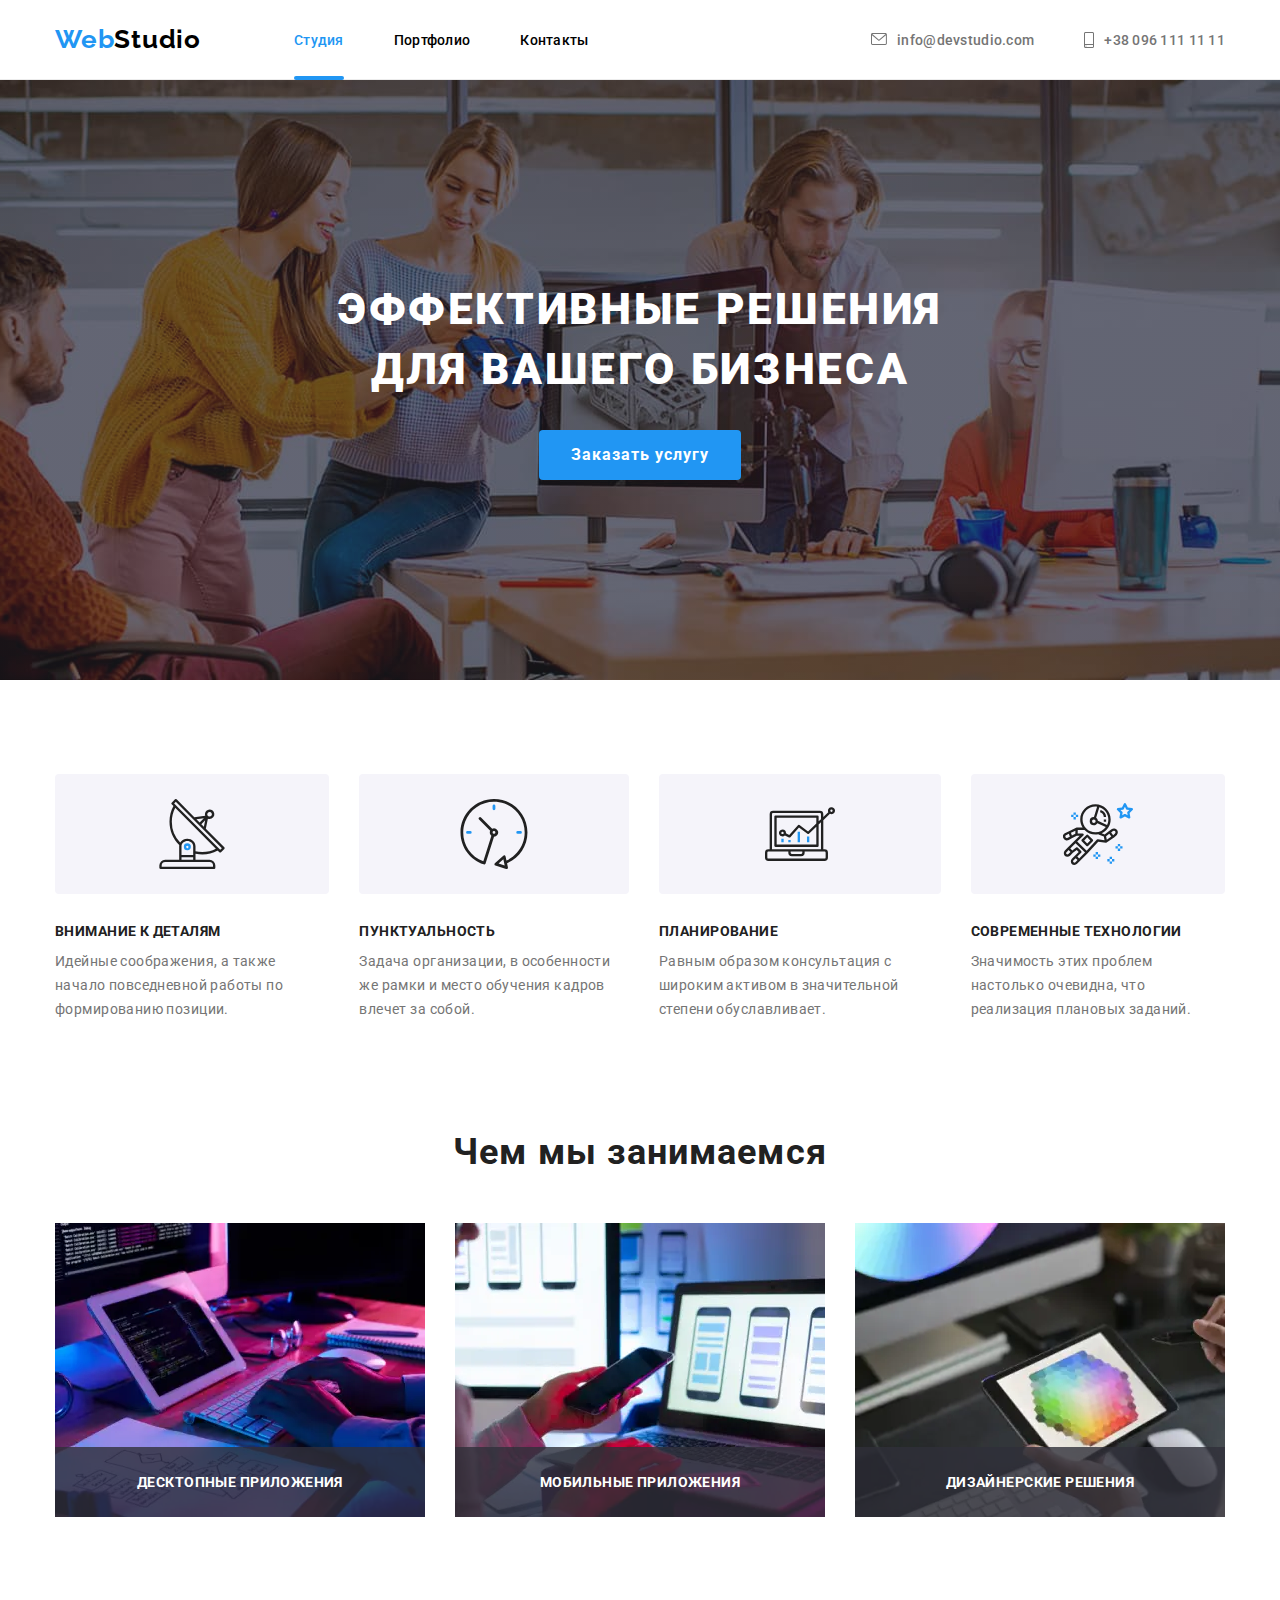
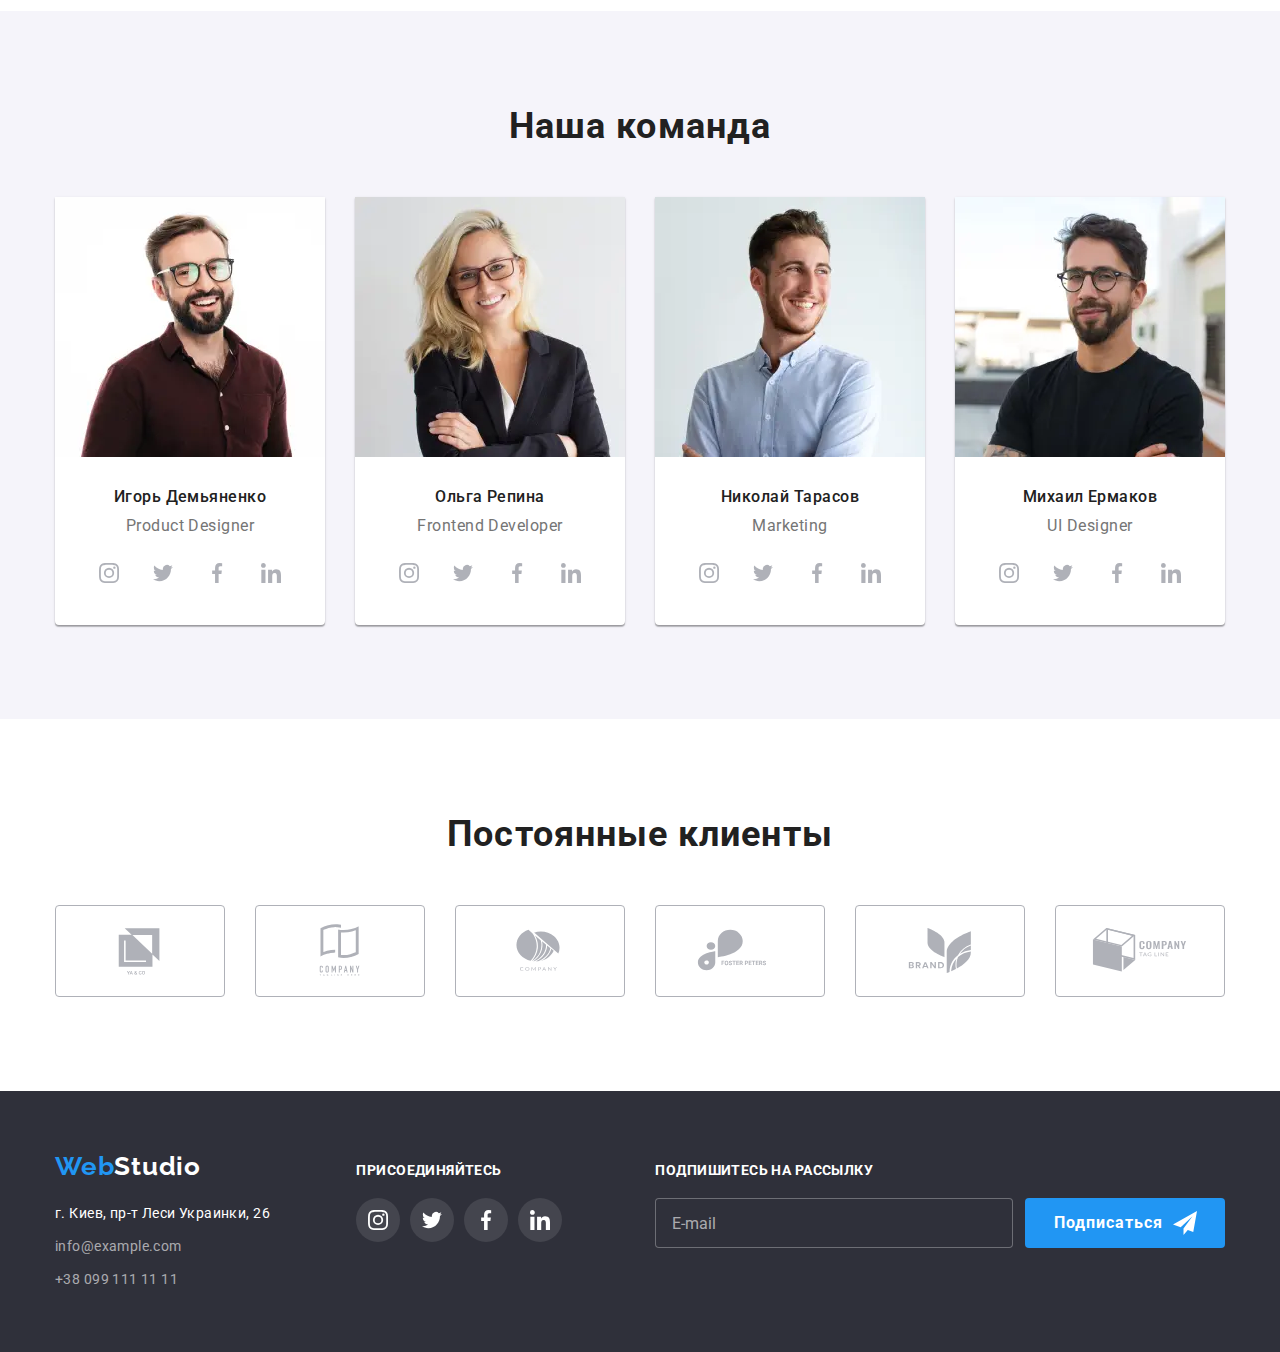
<file: index.html>
<!DOCTYPE html>
<html lang="ru">
  <head>
    <meta charset="UTF-8" />
    <meta http-equiv="X-UA-Compatible" content="IE=edge" />
    <meta name="viewport" content="width=device-width, initial-scale=1.0" />
    <title>WebStudio</title>
    <link rel="icon" type=".images/svg" href="favicon.svg#webicon" />
    <!-- Добавление шрифтов Raleway 700 и Roboto 400 / 500 / 700 / 900 -->
    <link href="https://fonts.googleapis.com/css2?family=Raleway:wght@700&family=Roboto:wght@400;500;700;900&display=swap" rel="stylesheet" />
    <!-- Подключение modern-normalize  -->
    <!-- <link rel="stylesheet" href="https://cdnjs.cloudflare.com/ajax/libs/modern-normalize/1.0.0/modern-normalize.min.css" /> -->
    <!-- подключение стилей документа -->
    <link rel="stylesheet" href="./css/main.min.css" />
  </head>
  <body>
    <!-- шапка -->
    <header class="header">
      <div class="container container__header">
        <!-- навагация -->
        <nav class="nav">
          <!-- логотип / главная страница-->
          <a href="./index.html" class="logo">Web<span class="logo--dark">Studio</span></a>
          <button type="button" class="menu__button" aria-expanded="false" aria-controls="menu__container" data-menu-button>
            <svg width="40" height="40" aria-label="Переключатель мобильного меню">
              <use class="icon--cross" href="./images/icons.svg#close"></use>
              <use class="icon--menu" href="./images/icons.svg#menu"></use>
            </svg>
          </button>

          <div class="menu__container" id="menu__container" data-menu>
            <!-- навагация по сайту -->
            <ul class="nav__list">
              <li class="nav__item">
                <a href="./index.html" class="nav__link link--backlight nav__link--current"> Студия</a>
              </li>

              <li class="nav__item">
                <a href="./portfolio.html" class="nav__link link--backlight">Портфолио</a>
              </li>

              <li class="nav__item">
                <a href="#" class="nav__link link--backlight">Контакты</a>
              </li>
            </ul>

            <!-- почта и телефон -->
            <ul class="header-contacts">
              <li class="header-contacts__item">
                <a href="mailto:info@devstudio.com" class="header-contacts__mail link--backlight"
                  ><svg class="header-contacts__icon" width="16" height="12">
                    <use href="./images/symbol-defs.svg#mail"></use>
                  </svg>
                  info@devstudio.com</a
                >
              </li>

              <li class="header-contacts__item">
                <a href="tel:+380961111111" class="header-contacts__tel link--backlight"
                  ><svg class="header-contacts__icon" width="10" height="16">
                    <use href="./images/symbol-defs.svg#smartphone"></use>
                  </svg>
                  +38 096 111 11 11</a
                >
              </li>
            </ul>
            <!-- соцсети -->
            <ul class="header-social-network">
              <li class="header-social-network__item">
                <a href="http://www.instagram.com/" class="header-social-network__link">Instagram</a>
              </li>

              <li class="header-social-network__item">
                <a href="http://www.twitter.com/" class="header-social-network__link">Twitter</a>
              </li>

              <li class="header-social-network__item">
                <a href="http://www.facebook.com/" class="header-social-network__link">Facebook</a>
              </li>

              <li class="header-social-network__item">
                <a href="http://www.linkedin.com/" class="header-social-network__link">Linkedin</a>
              </li>
            </ul>
          </div>
        </nav>
      </div>
    </header>
    <main>
      <!-- секция "герой" -->
      <section class="hero">
        <h1 class="hero__title">
          Эффективные решения <br />
          для вашего бизнеса
        </h1>
        <button data-modal-open type="button" class="hero__button">Заказать услугу</button>
      </section>

      <!-- раздел достоинств -->
      <section class="section">
        <div class="container">
          <!-- невидимый заголовок для читалки -->
          <h2 class="title--hidden">Зачем выбирать нас</h2>

          <!-- список достоинств -->
          <ul class="why-us">
            <li class="why-us__item">
              <div class="why-us__icon-container">
                <svg class="why-us__icon">
                  <use href="./images/symbol-defs.svg#antenna"></use>
                </svg>
              </div>
              <h3 class="why-us__title">Внимание к деталям</h3>
              <p class="why-us__text">Идейные соображения, а также начало повседневной работы по формированию позиции.</p>
            </li>

            <li class="why-us__item">
              <div class="why-us__icon-container">
                <svg class="why-us__icon">
                  <use href="./images/symbol-defs.svg#clock"></use>
                </svg>
              </div>
              <h3 class="why-us__title">Пунктуальность</h3>
              <p class="why-us__text">Задача организации, в особенности же рамки и место обучения кадров влечет за собой.</p>
            </li>

            <li class="why-us__item">
              <div class="why-us__icon-container">
                <svg class="why-us__icon">
                  <use href="./images/symbol-defs.svg#diagram"></use>
                </svg>
              </div>
              <h3 class="why-us__title">Планирование</h3>
              <p class="why-us__text">Равным образом консультация с широким активом в значительной степени обуславливает.</p>
            </li>

            <li class="why-us__item">
              <div class="why-us__icon-container">
                <svg class="why-us__icon">
                  <use href="./images/symbol-defs.svg#astronaut"></use>
                </svg>
              </div>
              <h3 class="why-us__title">Современные технологии</h3>
              <p class="why-us__text">Значимость этих проблем настолько очевидна, что реализация плановых заданий.</p>
            </li>
          </ul>
        </div>
      </section>

      <!-- раздел чем мы занимаемся -->
      <section class="work__section section">
        <div class="container">
          <!-- заголовок -->
          <h2 class="section__title">Чем мы занимаемся</h2>

          <!-- фотосписок наших технологий -->
          <ul class="work">
            <li class="work__item">
              <picture>
                <source srcset="./images/desktop/webp/small/box-1.webp 1x, ./images/desktop/webp/big/box-1.webp 2x" type="image/webp" />
                <source srcset="./images/desktop/jpeg/small/box-1.jpg 1x, ./images/desktop/jpeg/big/box-1.jpg 2x" type="image/jpg" />
                <img src="./images/desktop/jpeg/small/box-1.jpg" alt="Опытные специалисты" />
              </picture>
              <p class="work__text">Десктопные приложения</p>
            </li>

            <li class="work__item">
              <picture>
                <source srcset="./images/desktop/webp/small/box-2.webp 1x, ./images/desktop/webp/big/box-2.webp 2x" type="image/webp" />
                <source srcset="./images/desktop/jpeg/small/box-2.jpg 1x, ./images/desktop/webp/big/box-2.jpg 2x" type="image/jpg" />
                <img src="./images/desktop/jpeg/small/box-2.jpg" alt="Современный дизайн" />
              </picture>
              <p class="work__text">Мобильные приложения</p>
            </li>

            <li class="work__item">
              <picture>
                <source srcset="./images/desktop/webp/small/box-3.webp 1x, ./images/desktop/webp/big/box-3.webp 2x" type="image/webp" />
                <source srcset="./images/desktop/jpeg/small/box-3.jpg 1x, ./images/desktop/webp/big/box-3.jpg 2x" type="image/jpg" />
                <img src="./images/desktop/jpeg/small/box-3.jpg" alt="Работа художников" />
              </picture>
              <p class="work__text">Дизайнерские решения</p>
            </li>
          </ul>
        </div>
      </section>

      <!-- раздел кто мы -->
      <section class="team__section section">
        <div class="container">
          <h2 class="section__title">Наша команда</h2>

          <!-- карточки с фотографиями нашей команды и ссылками на соцсети для связи с ней -->
          <ul class="team">
            <li class="team__item">
              <picture>
                <source
                  media="(min-width: 1200px)"
                  srcset="./images/desktop/webp/small/team-1.webp 1x, ./images/desktop/webp/big/team-1.webp 2x"
                  type="image/webp"
                />
                <source
                  media="(min-width: 1200px)"
                  srcset="./images/desktop/jpeg/small/team-1.jpg 1x, ./images/desktop/jpeg/big/team-1.jpg 2x"
                  type="image/jpg"
                />
                <source
                  media="(min-width: 768px)"
                  srcset="./images/tablet/webp/small/team-1.webp 1x, ./images/tablet/webp/big/team-1.webp 2x"
                  type="image/webp"
                />
                <source
                  media="(min-width: 768px)"
                  srcset="./images/tablet/jpeg/small/team-1.jpg 1x, ./images/tablet/jpeg/big/team-1.jpg 2x"
                  type="image/jpg"
                />
                <source
                  media="(max-width: 767px)"
                  srcset="./images/mobile/webp/small/team-1.webp 1x, ./images/mobile/webp/big/team-1.webp 2x"
                  type="image/webp"
                />
                <source
                  media="(max-width: 767px)"
                  srcset="./images/mobile/jpeg/small/team-1.jpg 1x, ./images/mobile/jpeg/big/team-1.jpg 2x"
                  type="image/jpg"
                />
                <img src="./images/desktop/jpeg/small/team-1.jpg" alt="Наш сотрудник 1" />
              </picture>
              <div class="team__box">
                <h3 class="team__title">Игорь Демьяненко</h3>
                <p class="team__text">Product Designer</p>
                <ul class="social-network">
                  <li class="social-network__item">
                    <a href="http://www.instagram.com/" class="social-network__link">
                      <svg class="social-network__icon">
                        <use href="./images/symbol-defs.svg#instagram"></use>
                      </svg>
                    </a>
                  </li>

                  <li class="social-network__item">
                    <a href="http://www.twitter.com/" class="social-network__link">
                      <svg class="social-network__icon">
                        <use href="./images/symbol-defs.svg#twitter"></use>
                      </svg>
                    </a>
                  </li>

                  <li class="social-network__item">
                    <a href="http://www.facebook.com/" class="social-network__link">
                      <svg class="social-network__icon">
                        <use href="./images/symbol-defs.svg#facebook"></use>
                      </svg>
                    </a>
                  </li>

                  <li class="social-network__item">
                    <a href="http://www.linkedin.com/" class="social-network__link">
                      <svg class="social-network__icon">
                        <use href="./images/symbol-defs.svg#linkedin"></use>
                      </svg>
                    </a>
                  </li>
                </ul>
              </div>
            </li>
            <li class="team__item">
              <picture>
                <source
                  media="(min-width: 1200px)"
                  srcset="./images/desktop/webp/small/team-2.webp 1x, ./images/desktop/webp/big/team-2.webp 2x"
                  type="image/webp"
                />
                <source
                  media="(min-width: 1200px)"
                  srcset="./images/desktop/jpeg/small/team-2.jpg 1x, ./images/desktop/jpeg/big/team-2.jpg 2x"
                  type="image/jpg"
                />
                <source
                  media="(min-width: 768px)"
                  srcset="./images/tablet/webp/small/team-2.webp 1x, ./images/tablet/webp/big/team-2.webp 2x"
                  type="image/webp"
                />
                <source
                  media="(min-width: 768px)"
                  srcset="./images/tablet/jpeg/small/team-2.jpg 1x, ./images/tablet/jpeg/big/team-2.jpg 2x"
                  type="image/jpg"
                />
                <source
                  media="(max-width: 767px)"
                  srcset="./images/mobile/webp/small/team-2.webp 1x, ./images/mobile/webp/big/team-2.webp 2x"
                  type="image/webp"
                />
                <source
                  media="(max-width: 767px)"
                  srcset="./images/mobile/jpeg/small/team-2.jpg 1x, ./images/mobile/jpeg/big/team-2.jpg 2x"
                  type="image/jpg"
                />
                <img src="./images/desktop/jpeg/small/team-2.jpg" alt="Наш сотрудник 2" />
              </picture>
              <div class="team__box">
                <h3 class="team__title">Ольга Репина</h3>
                <p class="team__text">Frontend Developer</p>
                <ul class="social-network">
                  <li class="social-network__item">
                    <a href="http://www.instagram.com/" class="social-network__link">
                      <svg class="social-network__icon">
                        <use href="./images/symbol-defs.svg#instagram"></use>
                      </svg>
                    </a>
                  </li>

                  <li class="social-network__item">
                    <a href="http://www.twitter.com/" class="social-network__link">
                      <svg class="social-network__icon">
                        <use href="./images/symbol-defs.svg#twitter"></use>
                      </svg>
                    </a>
                  </li>

                  <li class="social-network__item">
                    <a href="http://www.facebook.com/" class="social-network__link">
                      <svg class="social-network__icon">
                        <use href="./images/symbol-defs.svg#facebook"></use>
                      </svg>
                    </a>
                  </li>

                  <li class="social-network__item">
                    <a href="http://www.linkedin.com/" class="social-network__link">
                      <svg class="social-network__icon">
                        <use href="./images/symbol-defs.svg#linkedin"></use>
                      </svg>
                    </a>
                  </li>
                </ul>
              </div>
            </li>
            <li class="team__item">
              <picture>
                <source
                  media="(min-width: 1200px)"
                  srcset="./images/desktop/webp/small/team-3.webp 1x, ./images/desktop/webp/big/team-3.webp 2x"
                  type="image/webp"
                />
                <source
                  media="(min-width: 1200px)"
                  srcset="./images/desktop/jpeg/small/team-3.jpg 1x, ./images/desktop/jpeg/big/team-3.jpg 2x"
                  type="image/jpg"
                />
                <source
                  media="(min-width: 768px)"
                  srcset="./images/tablet/webp/small/team-3.webp 1x, ./images/tablet/webp/big/team-3.webp 2x"
                  type="image/webp"
                />
                <source
                  media="(min-width: 768px)"
                  srcset="./images/tablet/jpeg/small/team-3.jpg 1x, ./images/tablet/jpeg/big/team-3.jpg 2x"
                  type="image/jpg"
                />
                <source
                  media="(max-width: 767px)"
                  srcset="./images/mobile/webp/small/team-3.webp 1x, ./images/mobile/webp/big/team-3.webp 2x"
                  type="image/webp"
                />
                <source
                  media="(max-width: 767px)"
                  srcset="./images/mobile/jpeg/small/team-3.jpg 1x, ./images/mobile/jpeg/big/team-3.jpg 2x"
                  type="image/jpg"
                />
                <img src="./images/desktop/jpeg/small/team-3.jpg" alt="Наш сотрудник 3" />
              </picture>
              <div class="team__box">
                <h3 class="team__title">Николай Тарасов</h3>
                <p class="team__text">Marketing</p>
                <ul class="social-network">
                  <li class="social-network__item">
                    <a href="http://www.instagram.com/" class="social-network__link">
                      <svg class="social-network__icon">
                        <use href="./images/symbol-defs.svg#instagram"></use>
                      </svg>
                    </a>
                  </li>

                  <li class="social-network__item">
                    <a href="http://www.twitter.com/" class="social-network__link">
                      <svg class="social-network__icon">
                        <use href="./images/symbol-defs.svg#twitter"></use>
                      </svg>
                    </a>
                  </li>

                  <li class="social-network__item">
                    <a href="http://www.facebook.com/" class="social-network__link">
                      <svg class="social-network__icon">
                        <use href="./images/symbol-defs.svg#facebook"></use>
                      </svg>
                    </a>
                  </li>

                  <li class="social-network__item">
                    <a href="http://www.linkedin.com/" class="social-network__link">
                      <svg class="social-network__icon">
                        <use href="./images/symbol-defs.svg#linkedin"></use>
                      </svg>
                    </a>
                  </li>
                </ul>
              </div>
            </li>
            <li class="team__item">
              <picture>
                <source
                  media="(min-width: 1200px)"
                  srcset="./images/desktop/webp/small/team-4.webp 1x, ./images/desktop/webp/big/team-4.webp 2x"
                  type="image/webp"
                />
                <source
                  media="(min-width: 1200px)"
                  srcset="./images/desktop/jpeg/small/team-4.jpg 1x, ./images/desktop/jpeg/big/team-4.jpg 2x"
                  type="image/jpg"
                />
                <source
                  media="(min-width: 768px)"
                  srcset="./images/tablet/webp/small/team-4.webp 1x, ./images/tablet/webp/big/team-4.webp 2x"
                  type="image/webp"
                />
                <source
                  media="(min-width: 768px)"
                  srcset="./images/tablet/jpeg/small/team-4.jpg 1x, ./images/tablet/jpeg/big/team-4.jpg 2x"
                  type="image/jpg"
                />
                <source
                  media="(max-width: 767px)"
                  srcset="./images/mobile/webp/small/team-4.webp 1x, ./images/mobile/webp/big/team-4.webp 2x"
                  type="image/webp"
                />
                <source
                  media="(max-width: 767px)"
                  srcset="./images/mobile/jpeg/small/team-4.jpg 1x, ./images/mobile/jpeg/big/team-4.jpg 2x"
                  type="image/jpg"
                />
                <img src="./images/desktop/jpeg/small/team-4.jpg" alt="Наш сотрудник 4" />
              </picture>
              <div class="team__box">
                <h3 class="team__title">Михаил Ермаков</h3>
                <p class="team__text">UI Designer</p>
                <ul class="social-network">
                  <li class="social-network__item">
                    <a href="http://www.instagram.com/" class="social-network__link">
                      <svg class="social-network__icon">
                        <use href="./images/symbol-defs.svg#instagram"></use>
                      </svg>
                    </a>
                  </li>

                  <li class="social-network__item">
                    <a href="http://www.twitter.com/" class="social-network__link">
                      <svg class="social-network__icon">
                        <use href="./images/symbol-defs.svg#twitter"></use>
                      </svg>
                    </a>
                  </li>

                  <li class="social-network__item">
                    <a href="http://www.facebook.com/" class="social-network__link">
                      <svg class="social-network__icon">
                        <use href="./images/symbol-defs.svg#facebook"></use>
                      </svg>
                    </a>
                  </li>

                  <li class="social-network__item">
                    <a href="http://www.linkedin.com/" class="social-network__link">
                      <svg class="social-network__icon">
                        <use href="./images/symbol-defs.svg#linkedin"></use>
                      </svg>
                    </a>
                  </li>
                </ul>
              </div>
            </li>
          </ul>
        </div>
      </section>

      <!-- раздел "наши клиенты" -->
      <section class="section">
        <div class="container">
          <!-- заголовок -->
          <h2 class="section__title">Постоянные клиенты</h2>

          <!-- логотипы компаний -->
          <ul class="customers">
            <li class="customers__item">
              <a href="#" class="customers__link">
                <svg class="customers__icon">
                  <use href="./images/symbol-defs.svg#company-1"></use>
                </svg>
              </a>
            </li>

            <li class="customers__item">
              <a href="#" class="customers__link">
                <svg class="customers__icon">
                  <use href="./images/symbol-defs.svg#company-2"></use>
                </svg>
              </a>
            </li>

            <li class="customers__item">
              <a href="#" class="customers__link">
                <svg class="customers__icon">
                  <use href="./images/symbol-defs.svg#company-3"></use>
                </svg>
              </a>
            </li>

            <li class="customers__item">
              <a href="#" class="customers__link">
                <svg class="customers__icon">
                  <use href="./images/symbol-defs.svg#company-4"></use>
                </svg>
              </a>
            </li>

            <li class="customers__item">
              <a href="#" class="customers__link">
                <svg class="customers__icon">
                  <use href="./images/symbol-defs.svg#company-5"></use>
                </svg>
              </a>
            </li>

            <li class="customers__item">
              <a href="#" class="customers__link">
                <svg class="customers__icon">
                  <use href="./images/symbol-defs.svg#company-6"></use>
                </svg>
              </a>
            </li>
          </ul>
        </div>
      </section>
    </main>

    <!-- футер / контакты -->
    <footer class="footer">
      <div class="container footer--flex">
        <div class="footer--first-row">
          <!-- раздел контакты -->
          <div class="footer-contacts__container">
            <!-- лого -->
            <a href="./index.html" class="logo footer__logo--margin">Web<span class="logo--light">Studio</span></a>
            <!-- контакты -->
            <address class="address">
              <ul class="address__list">
                <!-- физический адрес -->
                <li class="address__item">
                  <a href="https://goo.gl/maps/tme8VJcGeJXMZeD66" class="address__link--map link--backlight">г. Киев, пр-т Леси Украинки, 26</a>
                </li>

                <!-- эл. почта -->
                <li class="address__item">
                  <a href="mailto:info@example.com" class="address__link--mail link--backlight">info@example.com</a>
                </li>

                <!-- моб. телефон -->
                <li class="address__item">
                  <a href="tel:+380991111111" class="address__link--phone link--backlight">+38 099 111 11 11</a>
                </li>
              </ul>
            </address>
          </div>

          <!-- соцсети в футере -->
          <div class="footer-social-network__container">
            <!-- заголовок -->
            <h3 class="footer__title">Присоединяйтесь</h3>

            <!-- список соцсетей -->
            <ul class="footer-social-network">
              <li class="footer-social-network__item">
                <a href="http://www.instagram.com/" class="footer-social-network__link">
                  <svg class="footer-social-network__icon">
                    <use href="./images/symbol-defs.svg#instagram"></use>
                  </svg>
                </a>
              </li>

              <li class="footer-social-network__item">
                <a href="http://www.twitter.com/" class="footer-social-network__link">
                  <svg class="footer-social-network__icon">
                    <use href="./images/symbol-defs.svg#twitter"></use>
                  </svg>
                </a>
              </li>

              <li class="footer-social-network__item">
                <a href="http://www.facebook.com/" class="footer-social-network__link">
                  <svg class="footer-social-network__icon">
                    <use href="./images/symbol-defs.svg#facebook"></use>
                  </svg>
                </a>
              </li>

              <li class="footer-social-network__item">
                <a href="http://www.linkedin.com/" class="footer-social-network__link">
                  <svg class="footer-social-network__icon">
                    <use href="./images/symbol-defs.svg#linkedin"></use>
                  </svg>
                </a>
              </li>
            </ul>
          </div>
        </div>

        <!-- форма с вводом почты для рассылки новостей -->
        <div class="footer-spam__container">
          <form class="footer-spam__form">
            <label class="footer-spam__label">
              <span class="footer__title">Подпишитесь на рассылку</span>
              <input class="footer-spam__input" type="email" name="mail" placeholder="E-mail" required />
            </label>
            <button type="submit" class="footer-spam__submit">
              <span class="footer-spam__submit-text">Подписаться</span>
              <svg class="footer-spam__submit-icon">
                <use href="./images/icons.svg#icon-send"></use>
              </svg>
            </button>
          </form>
        </div>
      </div>
    </footer>

    <!-- скрипт на модалку -->
    <div class="backdrop is-hidden" data-modal>
      <div class="modal">
        <!-- заголовок модального окна -->
        <b class="modal__title">Оставьте свои данные, мы вам перезвоним</b>

        <!-- форма связи с клиентом -->
        <form class="form__container" autocomplete="off">
          <!-- поле ввода имени -->
          <label class="form__label">
            <span class="form__text">Имя</span>
            <input class="form__input" type="text" name="name" required />
            <svg class="form__icon">
              <use href="./images/icons.svg#person"></use>
            </svg>
          </label>

          <!-- поле ввода телефона -->
          <label class="form__label">
            <span class="form__text">Телефон</span>
            <input class="form__input" type="tel" name="tel" required />
            <svg class="form__icon">
              <use href="./images/icons.svg#phone"></use>
            </svg>
          </label>

          <!-- поле ввода почты -->
          <label class="form__label">
            <span class="form__text">Почта</span>
            <input class="form__input" type="email" name="mail" required autocomplete="email" />
            <svg class="form__icon">
              <use href="./images/icons.svg#email"></use>
            </svg>
          </label>

          <!-- поле комментария -->
          <label class="form__label form__textarea--margin">
            <span class="form__text">Комментарий</span>
            <textarea class="form__textarea" name="comment" placeholder="Введите текст"></textarea>
          </label>

          <!-- чекбокс согласия с условиями -->
          <label class="checkbox__label">
            <input class="checkbox__input" type="checkbox" name="i-agree" />
            <span class="checkbox__icon"></span>
            <span>
              Соглашаюсь с рассылкой и принимаю&nbsp;
              <a href="" target="_blank" class="checkbox__link">Условия договора</a></span
            >
          </label>

          <!-- кнопка "отправить" -->
          <button type="submit" class="form__submit">Отправить</button>
        </form>

        <!-- кнопка закрытия формы -->
        <button data-modal-close type="button" class="modal__close-button">
          <svg class="modal__close-icon">
            <use href="./images/icons.svg#close"></use>
          </svg>
        </button>
      </div>
    </div>

    <!-- подключение js скрипта на модалку -->
    <script src="./js/modal.js"></script>
    <script src="./js/mobile-menu.js"></script>
  </body>
</html>
</file>
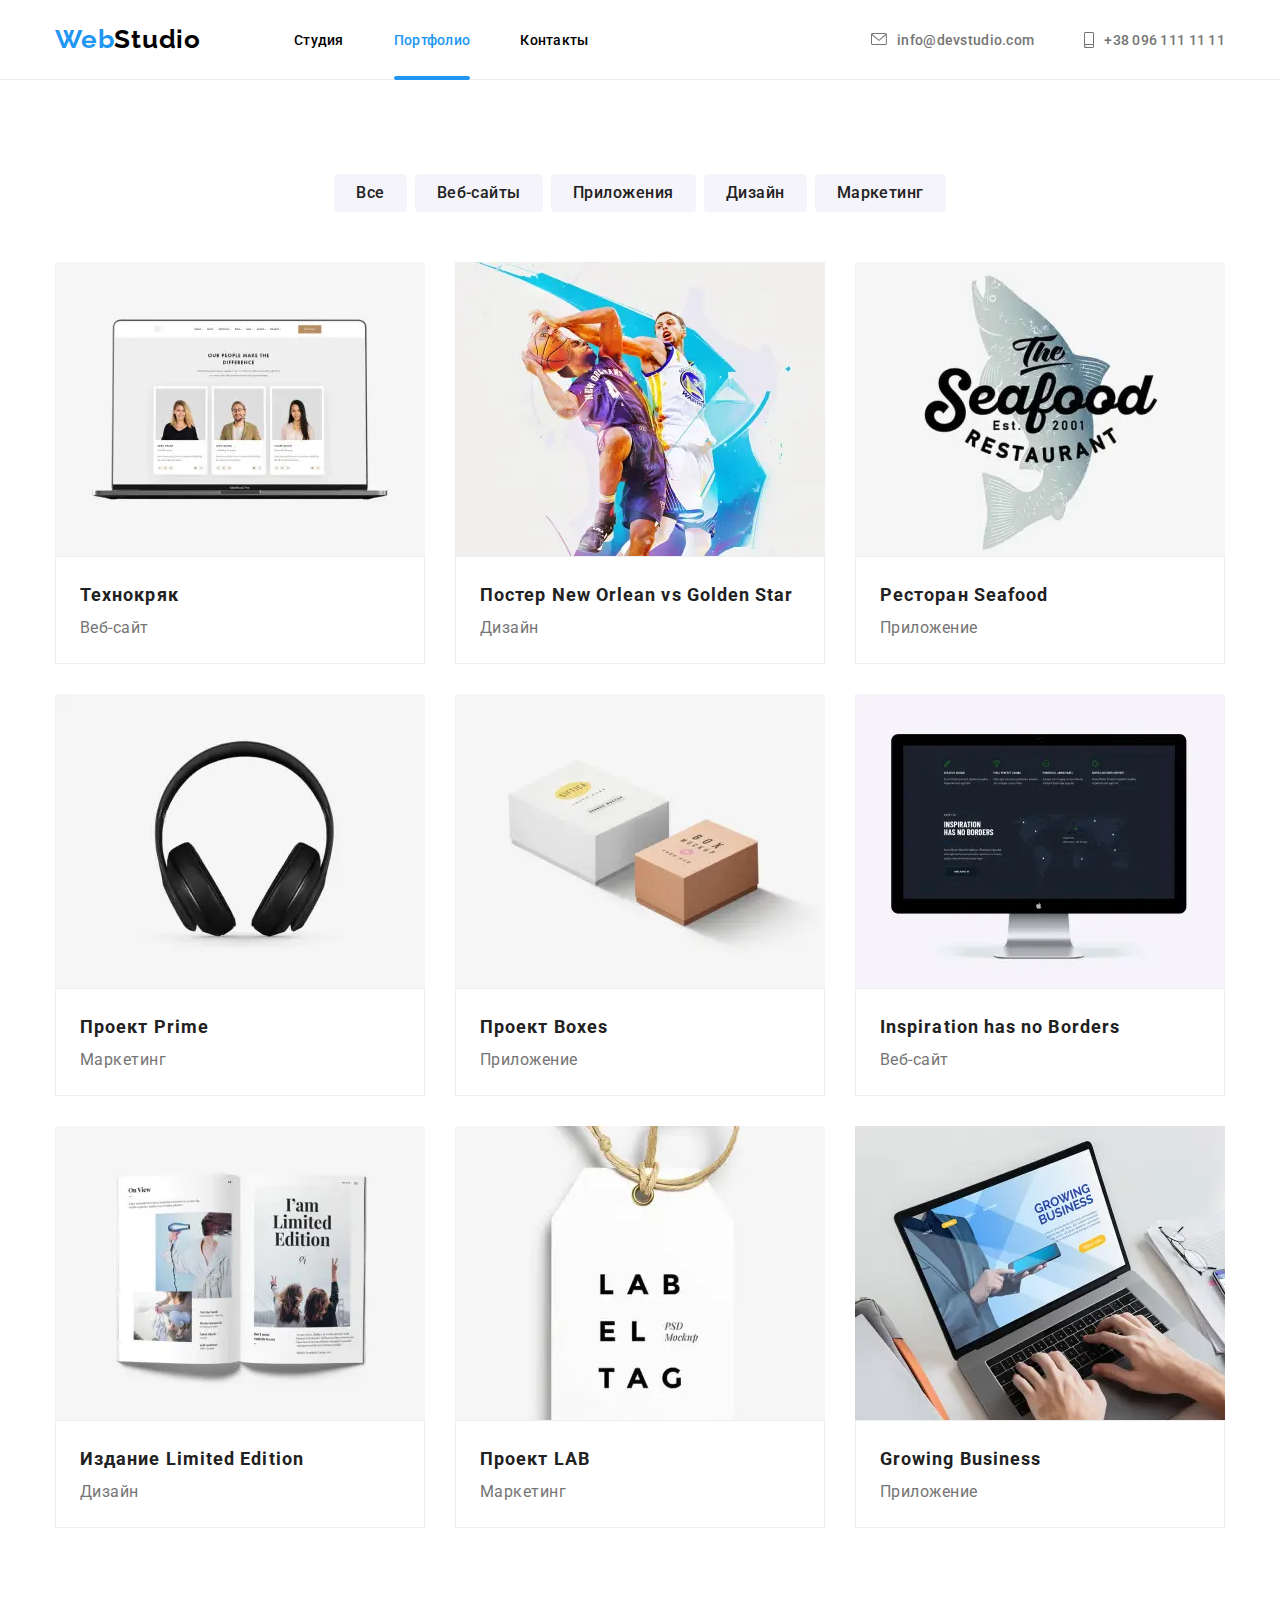
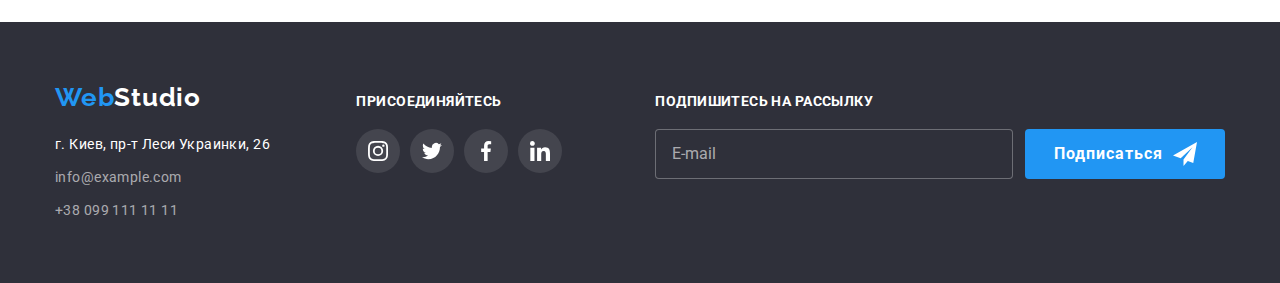
<file: portfolio.html>
<!DOCTYPE html>
<html lang="ru">
  <head>
    <meta charset="UTF-8" />
    <meta http-equiv="X-UA-Compatible" content="IE=edge" />
    <meta name="viewport" content="width=device-width, initial-scale=1.0" />
    <title>WebStudio</title>
    <link rel="icon" type=".images/svg" href="favicon.svg#webicon" />
    <!-- Добавление шрифтов Raleway 700 и Roboto 400 / 500 / 700 / 900 -->
    <link href="https://fonts.googleapis.com/css2?family=Raleway:wght@700&family=Roboto:wght@400;500;700;900&display=swap" rel="stylesheet" />
    <!-- Подключение modern-normalize  -->
    <!-- <link rel="stylesheet" href="https://cdnjs.cloudflare.com/ajax/libs/modern-normalize/1.0.0/modern-normalize.min.css" /> -->
    <!-- подключение стилей документа -->
    <link rel="stylesheet" href="./css/main.min.css" />
  </head>
  <body>
    <!-- шапка -->
    <header class="header">
      <div class="container container-header">
        <!-- навагация -->
        <nav class="nav">
          <!-- логотип / главная страница-->
          <a href="./index.html" class="logo">Web<span class="logo--dark">Studio</span></a>
          <button type="button" class="menu__button" aria-expanded="false" aria-controls="menu__container" data-menu-button>
            <svg width="40" height="40" aria-label="Переключатель мобильного меню">
              <use class="icon--cross" href="./images/icons.svg#close"></use>
              <use class="icon--menu" href="./images/icons.svg#menu"></use>
            </svg>
          </button>

          <div class="menu__container" id="menu__container" data-menu>
            <!-- навагация по сайту -->
            <ul class="nav__list">
              <li class="nav__item">
                <a href="./index.html" class="nav__link link--backlight"> Студия</a>
              </li>

              <li class="nav__item">
                <a href="./portfolio.html" class="nav__link link--backlight nav__link--current">Портфолио</a>
              </li>

              <li class="nav__item">
                <a href="#" class="nav__link link--backlight">Контакты</a>
              </li>
            </ul>

            <!-- почта и телефон -->
            <ul class="header-contacts">
              <li class="header-contacts__item">
                <a href="mailto:info@devstudio.com" class="header-contacts__mail link--backlight"
                  ><svg class="header-contacts__icon" width="16" height="12">
                    <use href="./images/symbol-defs.svg#mail"></use>
                  </svg>
                  info@devstudio.com</a
                >
              </li>

              <li class="header-contacts__item">
                <a href="tel:+380961111111" class="header-contacts__tel link--backlight"
                  ><svg class="header-contacts__icon" width="10" height="16">
                    <use href="./images/symbol-defs.svg#smartphone"></use>
                  </svg>
                  +38 096 111 11 11</a
                >
              </li>
            </ul>
            <!-- соцсети -->
            <ul class="header-social-network">
              <li class="header-social-network__item">
                <a href="http://www.instagram.com/" class="header-social-network__link">Instagram</a>
              </li>

              <li class="header-social-network__item">
                <a href="http://www.twitter.com/" class="header-social-network__link">Twitter</a>
              </li>

              <li class="header-social-network__item">
                <a href="http://www.facebook.com/" class="header-social-network__link">Facebook</a>
              </li>

              <li class="header-social-network__item">
                <a href="http://www.linkedin.com/" class="header-social-network__link">Linkedin</a>
              </li>
            </ul>
          </div>
        </nav>
      </div>
    </header>
    <main>
      <!-- навигация по странице -->

      <section class="section">
        <div class="container">
          <!-- невидимый заголовок -->
          <h1 class="title--hidden">Примеры наших работ</h1>
          <!-- кнопки навигации -->
          <ul class="nav-search">
            <li class="nav-search__item">
              <button type="button" class="nav-search__button">Все</button>
            </li>
            <li class="nav-search__item">
              <button type="button" class="nav-search__button">Веб-сайты</button>
            </li>
            <li class="nav-search__item">
              <button type="button" class="nav-search__button">Приложения</button>
            </li>
            <li class="nav-search__item">
              <button type="button" class="nav-search__button">Дизайн</button>
            </li>
            <li class="nav-search__item">
              <button type="button" class="nav-search__button">Маркетинг</button>
            </li>
          </ul>

          <!-- список отображаемых сайтов -->

          <ul class="article">
            <li class="article__item">
              <a href="#" class="article__link">
                <div class="article__thumb">
                  <picture>
                    <source media="(min-width: 1200px)" srcset="./images/desktop/webp/small/portfolio-1.webp 1x, ./images/desktop/webp/big/portfolio-1.webp 2x" type="image/webp" />
                    <source media="(min-width: 1200px)" srcset="./images/desktop/jpeg/small/portfolio-1.jpg 1x, ./images/desktop/jpeg/big/portfolio-1.jpg 2x" type="image/jpg" />
                    <source media="(min-width: 768px)" srcset="./images/tablet/webp/small/portfolio-1.webp 1x, ./images/tablet/webp/big/portfolio-1.webp 2x" type="image/webp" />
                    <source media="(min-width: 768px)" srcset="./images/tablet/jpeg/small/portfolio-1.jpg 1x, ./images/tablet/jpeg/big/portfolio-1.jpg 2x" type="image/jpg" />
                    <source media="(max-width: 767px)" srcset="./images/mobile/webp/small/portfolio-1.webp 1x, ./images/mobile/webp/big/portfolio-1.webp 2x" type="image/webp" />
                    <source media="(max-width: 767px)" srcset="./images/mobile/jpeg/small/portfolio-1.jpg 1x, ./images/mobile/jpeg/big/portfolio-1.jpg 2x" type="image/jpg" />
                    <img src="./images/desktop/jpeg/small/portfolio-1.jpg" alt="Хакерский сайт" />
                  </picture>
                  <!-- <img src="./images/portfolio-1.jpg" alt="Хакерский сайт" width="370" /> -->
                  <div class="article__overlay">
                    <p>Технокряк это современная площадка распространения коронавируса. Компании используют эту платформу для цифрового шпионажа и атак на защищённые сервера конкурентов.</p>
                  </div>
                </div>
                <div class="article__container">
                  <h2 class="article__title">Технокряк</h2>
                  <p class="article__text">Веб-сайт</p>
                </div>
              </a>
            </li>
            <li class="article__item">
              <a href="#" class="article__link">
                <div class="article__thumb">
                  <picture>
                    <source media="(min-width: 1200px)" srcset="./images/desktop/webp/small/portfolio-2.webp 1x, ./images/desktop/webp/big/portfolio-2.webp 2x" type="image/webp" />
                    <source media="(min-width: 1200px)" srcset="./images/desktop/jpeg/small/portfolio-2.jpg 1x, ./images/desktop/jpeg/big/portfolio-2.jpg 2x" type="image/jpg" />
                    <source media="(min-width: 768px)" srcset="./images/tablet/webp/small/portfolio-2.webp 1x, ./images/tablet/webp/big/portfolio-2.webp 2x" type="image/webp" />
                    <source media="(min-width: 768px)" srcset="./images/tablet/jpeg/small/portfolio-2.jpg 1x, ./images/tablet/jpeg/big/portfolio-2.jpg 2x" type="image/jpg" />
                    <source media="(max-width: 767px)" srcset="./images/mobile/webp/small/portfolio-2.webp 1x, ./images/mobile/webp/big/portfolio-2.webp 2x" type="image/webp" />
                    <source media="(max-width: 767px)" srcset="./images/mobile/jpeg/small/portfolio-2.jpg 1x, ./images/mobile/jpeg/big/portfolio-2.jpg 2x" type="image/jpg" />
                    <img src="./images/jpeg/small/portfolio-2.jpg" alt="Постер баскетбольного матча" />
                  </picture>

                  <!-- <img src="./images/portfolio-2.jpg" alt="Постер баскетбольного матча" width="370" /> -->
                  <div class="article__overlay">
                    <p>Технокряк это современная площадка распространения коронавируса. Компании используют эту платформу для цифрового шпионажа и атак на защищённые сервера конкурентов.</p>
                  </div>
                </div>
                <div class="article__container">
                  <h2 class="article__title">Постер New Orlean vs Golden Star</h2>
                  <p class="article__text">Дизайн</p>
                </div>
              </a>
            </li>
            <li class="article__item">
              <a href="#" class="article__link">
                <div class="article__thumb">
                  <picture>
                    <source media="(min-width: 1200px)" srcset="./images/desktop/webp/small/portfolio-3.webp 1x, ./images/desktop/webp/big/portfolio-3.webp 2x" type="image/webp" />
                    <source media="(min-width: 1200px)" srcset="./images/desktop/jpeg/small/portfolio-3.jpg 1x, ./images/desktop/jpeg/big/portfolio-3.jpg 2x" type="image/jpg" />
                    <source media="(min-width: 768px)" srcset="./images/tablet/webp/small/portfolio-3.webp 1x, ./images/tablet/webp/big/portfolio-3.webp 2x" type="image/webp" />
                    <source media="(min-width: 768px)" srcset="./images/tablet/jpeg/small/portfolio-3.jpg 1x, ./images/tablet/jpeg/big/portfolio-3.jpg 2x" type="image/jpg" />
                    <source media="(max-width: 767px)" srcset="./images/mobile/webp/small/portfolio-3.webp 1x, ./images/mobile/webp/big/portfolio-3.webp 2x" type="image/webp" />
                    <source media="(max-width: 767px)" srcset="./images/mobile/jpeg/small/portfolio-3.jpg 1x, ./images/mobile/jpeg/big/portfolio-3.jpg 2x" type="image/jpg" />
                    <img src="./images/jpeg/small/portfolio-3.jpg" alt="Логотип ресторана" />
                  </picture>

                  <!-- <img src="./images/portfolio-3.jpg" alt="Логотип ресторана" width="370" /> -->
                  <div class="article__overlay">
                    <p>Технокряк это современная площадка распространения коронавируса. Компании используют эту платформу для цифрового шпионажа и атак на защищённые сервера конкурентов.</p>
                  </div>
                </div>
                <div class="article__container">
                  <h2 class="article__title">Ресторан Seafood</h2>
                  <p class="article__text">Приложение</p>
                </div>
              </a>
            </li>
            <li class="article__item">
              <a href="#" class="article__link">
                <div class="article__thumb">
                  <picture>
                    <source media="(min-width: 1200px)" srcset="./images/desktop/webp/small/portfolio-4.webp 1x, ./images/desktop/webp/big/portfolio-4.webp 2x" type="image/webp" />
                    <source media="(min-width: 1200px)" srcset="./images/desktop/jpeg/small/portfolio-4.jpg 1x, ./images/desktop/jpeg/big/portfolio-4.jpg 2x" type="image/jpg" />
                    <source media="(min-width: 768px)" srcset="./images/tablet/webp/small/portfolio-4.webp 1x, ./images/tablet/webp/big/portfolio-4.webp 2x" type="image/webp" />
                    <source media="(min-width: 768px)" srcset="./images/tablet/jpeg/small/portfolio-4.jpg 1x, ./images/tablet/jpeg/big/portfolio-4.jpg 2x" type="image/jpg" />
                    <source media="(max-width: 767px)" srcset="./images/mobile/webp/small/portfolio-4.webp 1x, ./images/mobile/webp/big/portfolio-4.webp 2x" type="image/webp" />
                    <source media="(max-width: 767px)" srcset="./images/mobile/jpeg/small/portfolio-4.jpg 1x, ./images/mobile/jpeg/big/portfolio-4.jpg 2x" type="image/jpg" />
                    <img src="./images/jpeg/small/portfolio-4.jpg" alt="Наушники" />
                  </picture>

                  <!-- <img src="./images/portfolio-4.jpg" alt="Наушники" width="370" /> -->
                  <div class="article__overlay">
                    <p>Технокряк это современная площадка распространения коронавируса. Компании используют эту платформу для цифрового шпионажа и атак на защищённые сервера конкурентов.</p>
                  </div>
                </div>
                <div class="article__container">
                  <h2 class="article__title">Проект Prime</h2>
                  <p class="article__text">Маркетинг</p>
                </div>
              </a>
            </li>
            <li class="article__item">
              <a href="#" class="article__link">
                <div class="article__thumb">
                  <picture>
                    <source media="(min-width: 1200px)" srcset="./images/desktop/webp/small/portfolio-5.webp 1x, ./images/desktop/webp/big/portfolio-5.webp 2x" type="image/webp" />
                    <source media="(min-width: 1200px)" srcset="./images/desktop/jpeg/small/portfolio-5.jpg 1x, ./images/desktop/jpeg/big/portfolio-5.jpg 2x" type="image/jpg" />
                    <source media="(min-width: 768px)" srcset="./images/tablet/webp/small/portfolio-5.webp 1x, ./images/tablet/webp/big/portfolio-5.webp 2x" type="image/webp" />
                    <source media="(min-width: 768px)" srcset="./images/tablet/jpeg/small/portfolio-5.jpg 1x, ./images/tablet/jpeg/big/portfolio-5.jpg 2x" type="image/jpg" />
                    <source media="(max-width: 767px)" srcset="./images/mobile/webp/small/portfolio-5.webp 1x, ./images/mobile/webp/big/portfolio-5.webp 2x" type="image/webp" />
                    <source media="(max-width: 767px)" srcset="./images/mobile/jpeg/small/portfolio-5.jpg 1x, ./images/mobile/jpeg/big/portfolio-5.jpg 2x" type="image/jpg" />
                    <img src="./images/jpeg/small/portfolio-5.jpg" alt="Коробки" />
                  </picture>

                  <!-- <img src="./images/portfolio-5.jpg" alt="Коробки" width="370" /> -->
                  <div class="article__overlay">
                    <p>Технокряк это современная площадка распространения коронавируса. Компании используют эту платформу для цифрового шпионажа и атак на защищённые сервера конкурентов.</p>
                  </div>
                </div>
                <div class="article__container">
                  <h2 class="article__title">Проект Boxes</h2>
                  <p class="article__text">Приложение</p>
                </div>
              </a>
            </li>
            <li class="article__item">
              <a href="#" class="article__link">
                <div class="article__thumb">
                  <picture>
                    <source media="(min-width: 1200px)" srcset="./images/desktop/webp/small/portfolio-6.webp 1x, ./images/desktop/webp/big/portfolio-6.webp 2x" type="image/webp" />
                    <source media="(min-width: 1200px)" srcset="./images/desktop/jpeg/small/portfolio-6.jpg 1x, ./images/desktop/jpeg/big/portfolio-6.jpg 2x" type="image/jpg" />
                    <source media="(min-width: 768px)" srcset="./images/tablet/webp/small/portfolio-6.webp 1x, ./images/tablet/webp/big/portfolio-6.webp 2x" type="image/webp" />
                    <source media="(min-width: 768px)" srcset="./images/tablet/jpeg/small/portfolio-6.jpg 1x, ./images/tablet/jpeg/big/portfolio-6.jpg 2x" type="image/jpg" />
                    <source media="(max-width: 767px)" srcset="./images/mobile/webp/small/portfolio-6.webp 1x, ./images/mobile/webp/big/portfolio-6.webp 2x" type="image/webp" />
                    <source media="(max-width: 767px)" srcset="./images/mobile/jpeg/small/portfolio-6.jpg 1x, ./images/mobile/jpeg/big/portfolio-6.jpg 2x" type="image/jpg" />
                    <img src="./images/jpeg/small/portfolio-6.jpg" alt="Текст с картой мира" />
                  </picture>

                  <!-- <img src="./images/portfolio-6.jpg" alt="Текст и картой мира" width="370" /> -->
                  <div class="article__overlay">
                    <p>Технокряк это современная площадка распространения коронавируса. Компании используют эту платформу для цифрового шпионажа и атак на защищённые сервера конкурентов.</p>
                  </div>
                </div>
                <div class="article__container">
                  <h2 class="article__title">Inspiration has no Borders</h2>
                  <p class="article__text">Веб-сайт</p>
                </div>
              </a>
            </li>
            <li class="article__item">
              <a href="#" class="article__link">
                <div class="article__thumb">
                  <picture>
                    <source media="(min-width: 1200px)" srcset="./images/desktop/webp/small/portfolio-7.webp 1x, ./images/desktop/webp/big/portfolio-7.webp 2x" type="image/webp" />
                    <source media="(min-width: 1200px)" srcset="./images/desktop/jpeg/small/portfolio-7.jpg 1x, ./images/desktop/jpeg/big/portfolio-7.jpg 2x" type="image/jpg" />
                    <source media="(min-width: 768px)" srcset="./images/tablet/webp/small/portfolio-7.webp 1x, ./images/tablet/webp/big/portfolio-7.webp 2x" type="image/webp" />
                    <source media="(min-width: 768px)" srcset="./images/tablet/jpeg/small/portfolio-7.jpg 1x, ./images/tablet/jpeg/big/portfolio-7.jpg 2x" type="image/jpg" />
                    <source media="(max-width: 767px)" srcset="./images/mobile/webp/small/portfolio-7.webp 1x, ./images/mobile/webp/big/portfolio-7.webp 2x" type="image/webp" />
                    <source media="(max-width: 767px)" srcset="./images/mobile/jpeg/small/portfolio-7.jpg 1x, ./images/mobile/jpeg/big/portfolio-7.jpg 2x" type="image/jpg" />
                    <img src="./images/jpeg/small/portfolio-7.jpg" alt="Книга" />
                  </picture>

                  <!-- <img src="./images/portfolio-7.jpg" alt="Книга" width="370" /> -->
                  <div class="article__overlay">
                    <p>Технокряк это современная площадка распространения коронавируса. Компании используют эту платформу для цифрового шпионажа и атак на защищённые сервера конкурентов.</p>
                  </div>
                </div>
                <div class="article__container">
                  <h2 class="article__title">Издание Limited Edition</h2>
                  <p class="article__text">Дизайн</p>
                </div>
              </a>
            </li>
            <li class="article__item">
              <a href="#" class="article__link">
                <div class="article__thumb">
                  <picture>
                    <source media="(min-width: 1200px)" srcset="./images/desktop/webp/small/portfolio-8.webp 1x, ./images/desktop/webp/big/portfolio-8.webp 2x" type="image/webp" />
                    <source media="(min-width: 1200px)" srcset="./images/desktop/jpeg/small/portfolio-8.jpg 1x, ./images/desktop/jpeg/big/portfolio-8.jpg 2x" type="image/jpg" />
                    <source media="(min-width: 768px)" srcset="./images/tablet/webp/small/portfolio-8.webp 1x, ./images/tablet/webp/big/portfolio-8.webp 2x" type="image/webp" />
                    <source media="(min-width: 768px)" srcset="./images/tablet/jpeg/small/portfolio-8.jpg 1x, ./images/tablet/jpeg/big/portfolio-8.jpg 2x" type="image/jpg" />
                    <source media="(max-width: 767px)" srcset="./images/mobile/webp/small/portfolio-8.webp 1x, ./images/mobile/webp/big/portfolio-8.webp 2x" type="image/webp" />
                    <source media="(max-width: 767px)" srcset="./images/mobile/jpeg/small/portfolio-8.jpg 1x, ./images/mobile/jpeg/big/portfolio-8.jpg 2x" type="image/jpg" />
                    <img src="./images/jpeg/small/portfolio-8.jpg" alt="Ярлык" />
                  </picture>

                  <!-- <img src="./images/portfolio-8.jpg" alt="Ярлык" width="370" /> -->
                  <div class="article__overlay">
                    <p>Технокряк это современная площадка распространения коронавируса. Компании используют эту платформу для цифрового шпионажа и атак на защищённые сервера конкурентов.</p>
                  </div>
                </div>
                <div class="article__container">
                  <h2 class="article__title">Проект LAB</h2>
                  <p class="article__text">Маркетинг</p>
                </div>
              </a>
            </li>
            <li class="article__item">
              <a href="#" class="article__link">
                <div class="article__thumb">
                  <picture>
                    <source media="(min-width: 1200px)" srcset="./images/desktop/webp/small/portfolio-9.webp 1x, ./images/desktop/webp/big/portfolio-9.webp 2x" type="image/webp" />
                    <source media="(min-width: 1200px)" srcset="./images/desktop/jpeg/small/portfolio-9.jpg 1x, ./images/desktop/jpeg/big/portfolio-9.jpg 2x" type="image/jpg" />
                    <source media="(min-width: 768px)" srcset="./images/tablet/webp/small/portfolio-9.webp 1x, ./images/tablet/webp/big/portfolio-9.webp 2x" type="image/webp" />
                    <source media="(min-width: 768px)" srcset="./images/tablet/jpeg/small/portfolio-9.jpg 1x, ./images/tablet/jpeg/big/portfolio-9.jpg 2x" type="image/jpg" />
                    <source media="(max-width: 767px)" srcset="./images/mobile/webp/small/portfolio-9.webp 1x, ./images/mobile/webp/big/portfolio-9.webp 2x" type="image/webp" />
                    <source media="(max-width: 767px)" srcset="./images/mobile/jpeg/small/portfolio-9.jpg 1x, ./images/mobile/jpeg/big/portfolio-9.jpg 2x" type="image/jpg" />
                    <img src="./images/jpeg/small/portfolio-9.jpg" alt="Приложение для бизнеса" />
                  </picture>

                  <!-- <img src="./images/portfolio-9.jpg" alt="Приложение для бизнеса" width="370" /> -->
                  <div class="article__overlay">
                    <p>Технокряк это современная площадка распространения коронавируса. Компании используют эту платформу для цифрового шпионажа и атак на защищённые сервера конкурентов.</p>
                  </div>
                </div>
                <div class="article__container">
                  <h2 class="article__title">Growing Business</h2>
                  <p class="article__text">Приложение</p>
                </div>
              </a>
            </li>
          </ul>
        </div>
      </section>
    </main>

    <!-- футер / контакты -->
    <footer class="footer">
      <div class="container footer--flex">
        <div class="footer--first-row">
          <!-- раздел контакты -->
          <div class="footer-contacts__container">
            <!-- лого -->
            <a href="./index.html" class="logo footer__logo--margin">Web<span class="logo--light">Studio</span></a>
            <!-- контакты -->
            <address class="address">
              <ul class="address__list">
                <!-- физический адрес -->
                <li class="address__item">
                  <a href="https://goo.gl/maps/tme8VJcGeJXMZeD66" class="address__link--map link--backlight">г. Киев, пр-т Леси Украинки, 26</a>
                </li>

                <!-- эл. почта -->
                <li class="address__item">
                  <a href="mailto:info@example.com" class="address__link--mail link--backlight">info@example.com</a>
                </li>

                <!-- моб. телефон -->
                <li class="address__item">
                  <a href="tel:+380991111111" class="address__link--phone link--backlight">+38 099 111 11 11</a>
                </li>
              </ul>
            </address>
          </div>

          <!-- соцсети в футере -->
          <div class="footer-social-network__container">
            <!-- заголовок -->
            <h3 class="footer__title">Присоединяйтесь</h3>

            <!-- список соцсетей -->
            <ul class="footer-social-network">
              <li class="footer-social-network__item">
                <a href="http://www.instagram.com/" class="footer-social-network__link">
                  <svg class="footer-social-network__icon">
                    <use href="./images/symbol-defs.svg#instagram"></use>
                  </svg>
                </a>
              </li>

              <li class="footer-social-network__item">
                <a href="http://www.twitter.com/" class="footer-social-network__link">
                  <svg class="footer-social-network__icon">
                    <use href="./images/symbol-defs.svg#twitter"></use>
                  </svg>
                </a>
              </li>

              <li class="footer-social-network__item">
                <a href="http://www.facebook.com/" class="footer-social-network__link">
                  <svg class="footer-social-network__icon">
                    <use href="./images/symbol-defs.svg#facebook"></use>
                  </svg>
                </a>
              </li>

              <li class="footer-social-network__item">
                <a href="http://www.linkedin.com/" class="footer-social-network__link">
                  <svg class="footer-social-network__icon">
                    <use href="./images/symbol-defs.svg#linkedin"></use>
                  </svg>
                </a>
              </li>
            </ul>
          </div>
        </div>

        <!-- форма с вводом почты для рассылки новостей -->
        <div class="footer-spam__container">
          <form class="footer-spam__form">
            <label class="footer-spam__label">
              <span class="footer__title">Подпишитесь на рассылку</span>
              <input class="footer-spam__input" type="email" name="mail" placeholder="E-mail" required />
            </label>
            <button type="submit" class="footer-spam__submit">
              <span class="footer-spam__submit-text">Подписаться</span>
              <svg class="footer-spam__submit-icon">
                <use href="./images/icons.svg#icon-send"></use>
              </svg>
            </button>
          </form>
        </div>
      </div>
    </footer>
    <script src="./js/mobile-menu.js"></script>
  </body>
</html>
</file>
<file: css/main.min.css>
/*! modern-normalize v1.0.0 | MIT License | https://github.com/sindresorhus/modern-normalize */*,::after,::before{-webkit-box-sizing:border-box;box-sizing:border-box}:root{-moz-tab-size:4;-o-tab-size:4;tab-size:4}html{line-height:1.15;-webkit-text-size-adjust:100%}body{margin:0}body{font-family:system-ui,-apple-system,"Segoe UI",Roboto,Helvetica,Arial,sans-serif,"Apple Color Emoji","Segoe UI Emoji"}hr{height:0;color:inherit}abbr[title]{-webkit-text-decoration:underline dotted;text-decoration:underline dotted}b,strong{font-weight:bolder}code,kbd,pre,samp{font-family:ui-monospace,SFMono-Regular,Consolas,"Liberation Mono",Menlo,monospace;font-size:1em}small{font-size:80%}sub,sup{font-size:75%;line-height:0;position:relative;vertical-align:baseline}sub{bottom:-0.25em}sup{top:-0.5em}table{text-indent:0;border-color:inherit}button,input,optgroup,select,textarea{font-family:inherit;font-size:100%;line-height:1.15;margin:0}button,select{text-transform:none}[type=button],[type=reset],[type=submit],button{-webkit-appearance:button}::-moz-focus-inner{border-style:none;padding:0}:-moz-focusring{outline:1px dotted ButtonText}:-moz-ui-invalid{box-shadow:none}legend{padding:0}progress{vertical-align:baseline}::-webkit-inner-spin-button,::-webkit-outer-spin-button{height:auto}[type=search]{-webkit-appearance:textfield;outline-offset:-2px}::-webkit-search-decoration{-webkit-appearance:none}::-webkit-file-upload-button{-webkit-appearance:button;font:inherit}summary{display:list-item}:root{--grid-width: 70px;--grid-indent: 30px}body{font-family:"Roboto",sans-serif;background-color:#fff;color:#757575}body.modal-open{overflow:hidden}h1,h2,h3,ul,p{margin-top:0;margin-bottom:0}a{text-decoration:none;-webkit-transition:color 250ms cubic-bezier(0.4, 0, 0.2, 1),background-color 250ms cubic-bezier(0.4, 0, 0.2, 1),fill 250ms cubic-bezier(0.4, 0, 0.2, 1);-o-transition:color 250ms cubic-bezier(0.4, 0, 0.2, 1),background-color 250ms cubic-bezier(0.4, 0, 0.2, 1),fill 250ms cubic-bezier(0.4, 0, 0.2, 1);transition:color 250ms cubic-bezier(0.4, 0, 0.2, 1),background-color 250ms cubic-bezier(0.4, 0, 0.2, 1),fill 250ms cubic-bezier(0.4, 0, 0.2, 1)}.title--hidden{position:absolute;clip:rect(0 0 0 0);width:1px;height:1px;margin:-1px}ul{padding:0;list-style:none}li{list-style:none}img{max-width:100%;display:block;height:auto}.section{padding:60px 0}@media screen and (min-width: 1200px){.section{padding:94px 0}}.section__title{font-weight:700;font-size:28px;line-height:1.178;margin-bottom:30px;text-align:center;letter-spacing:.03em;color:#212121}@media screen and (min-width: 1200px){.section__title{font-size:36px;line-height:1.167;margin-bottom:50px}}.link--backlight:hover,.link--backlight:focus{color:#2196f3}button{-webkit-transition:color 250ms cubic-bezier(0.4, 0, 0.2, 1),background-color 250ms cubic-bezier(0.4, 0, 0.2, 1),-webkit-box-shadow 250ms cubic-bezier(0.4, 0, 0.2, 1);transition:color 250ms cubic-bezier(0.4, 0, 0.2, 1),background-color 250ms cubic-bezier(0.4, 0, 0.2, 1),-webkit-box-shadow 250ms cubic-bezier(0.4, 0, 0.2, 1);-o-transition:color 250ms cubic-bezier(0.4, 0, 0.2, 1),background-color 250ms cubic-bezier(0.4, 0, 0.2, 1),box-shadow 250ms cubic-bezier(0.4, 0, 0.2, 1);transition:color 250ms cubic-bezier(0.4, 0, 0.2, 1),background-color 250ms cubic-bezier(0.4, 0, 0.2, 1),box-shadow 250ms cubic-bezier(0.4, 0, 0.2, 1);transition:color 250ms cubic-bezier(0.4, 0, 0.2, 1),background-color 250ms cubic-bezier(0.4, 0, 0.2, 1),box-shadow 250ms cubic-bezier(0.4, 0, 0.2, 1),-webkit-box-shadow 250ms cubic-bezier(0.4, 0, 0.2, 1)}.container{margin-left:auto;margin-right:auto;padding-left:15px;padding-right:15px;width:100%}@media screen and (min-width: 480px)and (max-width: 767px){.container{width:480px}}@media screen and (min-width: 768px)and (max-width: 1199px){.container{width:768px}}@media screen and (min-width: 1200px){.container{width:1200px}}.logo{font-family:Raleway;font-weight:700;font-size:26px;line-height:1.2;letter-spacing:.03em;color:#2196f3;margin-right:88px}@media screen and (min-width: 1200px){.logo{margin-right:93px}}.logo--dark{color:#000}.logo--light{color:#fff}.header{position:relative;margin-bottom:0;height:60px;display:-webkit-box;display:-ms-flexbox;display:flex;-webkit-box-align:center;-ms-flex-align:center;align-items:center;border-bottom:1px solid #ececec}@media screen and (min-width: 768px){.header{height:80px}}.container__header{display:-webkit-box;display:-ms-flexbox;display:flex}.nav{display:-webkit-box;display:-ms-flexbox;display:flex;-webkit-box-align:center;-ms-flex-align:center;align-items:center;width:100%}.menu__button{display:-webkit-inline-box;display:-ms-inline-flexbox;display:inline-flex;margin:0;margin-left:auto;padding:0;border:none;background-color:transparent;-webkit-transition:fill 250ms cubic-bezier(0.4, 0, 0.2, 1);-o-transition:fill 250ms cubic-bezier(0.4, 0, 0.2, 1);transition:fill 250ms cubic-bezier(0.4, 0, 0.2, 1);z-index:11}@media screen and (min-width: 768px){.menu__button{display:none}}.menu__button:hover,.menu__button:focus{fill:#2196f3}.menu__button .icon--cross{display:none}.menu__button.is-open .icon--cross{display:block}.menu__button.is-open .icon--menu{display:none}@media screen and (max-width: 767px){.menu__container{display:block;z-index:10;top:calc(100% - 80px);position:absolute;-webkit-transform:translate(-50%, -100%);-ms-transform:translate(-50%, -100%);transform:translate(-50%, -100%);left:50%;width:100%;background-color:#fff;padding:48px 40px;text-align:center;font-size:20px;-webkit-box-shadow:0px 1px 3px rgba(0,0,0,.12),0px 1px 1px rgba(0,0,0,.14),0px 2px 1px rgba(0,0,0,.2);box-shadow:0px 1px 3px rgba(0,0,0,.12),0px 1px 1px rgba(0,0,0,.14),0px 2px 1px rgba(0,0,0,.2);-webkit-transition:-webkit-transform 650ms cubic-bezier(0.4, 0, 0.2, 1);transition:-webkit-transform 650ms cubic-bezier(0.4, 0, 0.2, 1);-o-transition:transform 650ms cubic-bezier(0.4, 0, 0.2, 1);transition:transform 650ms cubic-bezier(0.4, 0, 0.2, 1);transition:transform 650ms cubic-bezier(0.4, 0, 0.2, 1), -webkit-transform 650ms cubic-bezier(0.4, 0, 0.2, 1)}.menu__container.is-open{display:block;-webkit-transform:translate(-50%, 0%);-ms-transform:translate(-50%, 0%);transform:translate(-50%, 0%)}}@media screen and (min-width: 768px){.menu__container{display:-webkit-box;display:-ms-flexbox;display:flex;width:100%;-webkit-box-align:center;-ms-flex-align:center;align-items:center}}.header-contacts{display:-webkit-box;display:-ms-flexbox;display:flex}@media screen and (max-width: 767px){.header-contacts{-webkit-box-orient:vertical;-webkit-box-direction:reverse;-ms-flex-direction:column-reverse;flex-direction:column-reverse;max-width:480px;margin-left:auto;margin-right:auto}.header-contacts__tel{font-size:34px;line-height:1.176;color:#2196f3;margin-bottom:32px}.header-contacts__mail{font-size:24px;line-height:1.167;color:inherit}.header-contacts__item{display:-webkit-box;display:-ms-flexbox;display:flex}.header-contacts__item:not(:last-child){margin-bottom:32px}}@media screen and (min-width: 768px){.header-contacts{margin-left:auto;-ms-flex-item-align:center;align-self:center}.header-contacts__mail,.header-contacts__tel{-webkit-box-align:center;-ms-flex-align:center;align-items:center;display:-webkit-box;display:-ms-flexbox;display:flex;color:#757575;font-weight:500;font-size:14px;line-height:1.142;letter-spacing:.02em}}@media screen and (min-width: 768px)and (max-width: 1199px){.header-contacts{display:block}.header-contacts__item:not(:last-child){margin-bottom:10px}}@media screen and (min-width: 1200px){.header-contacts__item:not(:last-child){margin-right:50px}}@media screen and (max-width: 767px){.header-contacts__icon{display:none}}@media screen and (min-width: 768px){.header-contacts__icon{margin-right:10px;fill:currentColor}}@media screen and (max-width: 767px){.nav__list{max-width:480px;margin-left:auto;margin-right:auto}}@media screen and (min-width: 768px){.nav__list{display:-webkit-box;display:-ms-flexbox;display:flex}}@media screen and (max-width: 767px){.nav__item{margin-bottom:32px}.nav__item:last-child{margin-bottom:302px}}@media screen and (min-width: 768px){.nav__item{margin-right:50px}.nav__item:last-child{margin-right:0}}.nav__link{position:relative;display:-webkit-box;display:-ms-flexbox;display:flex;color:#000;font-weight:500;min-height:16px;font-size:40px;line-height:1.175;letter-spacing:.02em}@media screen and (min-width: 768px){.nav__link{padding-left:0;font-size:14px;line-height:1.142}}.nav__link--current{color:#2196f3}@media screen and (min-width: 768px){.nav__link--current::after{content:"";position:absolute;height:4px;width:100%;right:0;background-color:#2196f3;bottom:-32px;border-radius:2px;-webkit-transition:250ms cubic-bezier(0.4, 0, 0.2, 1);-o-transition:250ms cubic-bezier(0.4, 0, 0.2, 1);transition:250ms cubic-bezier(0.4, 0, 0.2, 1)}}.header-social-network{display:-webkit-box;display:-ms-flexbox;display:flex;-ms-flex-wrap:wrap;flex-wrap:wrap;max-width:480px;margin-left:auto;margin-right:auto}@media screen and (min-width: 768px){.header-social-network{display:none}}.header-social-network__item:not(:last-child){position:relative;margin-right:20px}.header-social-network__item:not(:last-child)::after{content:"";right:-10px;position:absolute;height:22px;border:1px solid rgba(33,33,33,.2)}.header-social-network__link{font-size:18px;line-height:1.222;color:#2196f3}.footer{background-color:#2f303a;padding-top:60px;padding-bottom:60px}.footer__logo--margin{display:-webkit-box;display:-ms-flexbox;display:flex;-webkit-box-pack:center;-ms-flex-pack:center;justify-content:center;margin-left:auto;margin-right:auto}@media screen and (min-width: 1200px){.footer__logo--margin{display:block;margin-left:0;margin-right:0}}@media screen and (min-width: 1200px){.footer-contacts__container{-webkit-box-flex:1;-ms-flex-positive:1;flex-grow:1}}.address{margin-top:20px;text-align:center}@media screen and (min-width: 1200px){.address{text-align:initial}}.address__list{font-size:14px;line-height:1.714;letter-spacing:.03em}.address__link--map{font-style:normal;color:#fff}.address__link--mail,.address__link--phone{font-style:normal;color:rgba(255,255,255,.6)}.address__item:not(:last-child){margin-bottom:9px}.footer__title{display:block;color:#fff;font-weight:700;font-size:14px;line-height:16px;letter-spacing:.03em;text-transform:uppercase;margin-bottom:20px;text-align:center}@media screen and (min-width: 1200px){.footer__title{text-align:initial}}.footer-social-network__container{margin-top:60px}@media screen and (min-width: 768px)and (max-width: 1199px){.footer-social-network__container{margin-top:0px}}@media screen and (min-width: 1200px){.footer-social-network__container{margin-top:0;margin-left:70px}}.footer--first-row{display:-webkit-box;display:-ms-flexbox;display:flex;-webkit-box-orient:vertical;-webkit-box-direction:normal;-ms-flex-direction:column;flex-direction:column}@media screen and (min-width: 768px){.footer--first-row{-webkit-box-orient:horizontal;-webkit-box-direction:normal;-ms-flex-direction:row;flex-direction:row;-webkit-box-align:baseline;-ms-flex-align:baseline;align-items:baseline}}@media screen and (min-width: 768px)and (max-width: 1199px){.footer--first-row{width:100%;-ms-flex-pack:distribute;justify-content:space-around}}@media screen and (min-width: 1200px){.footer--first-row{-webkit-box-flex:1;-ms-flex-positive:1;flex-grow:1}}.footer--flex{display:-webkit-box;display:-ms-flexbox;display:flex;-webkit-box-align:center;-ms-flex-align:center;align-items:center;-webkit-box-orient:vertical;-webkit-box-direction:normal;-ms-flex-direction:column;flex-direction:column}@media screen and (min-width: 1200px){.footer--flex{-webkit-box-orient:horizontal;-webkit-box-direction:normal;-ms-flex-direction:row;flex-direction:row;-webkit-box-align:baseline;-ms-flex-align:baseline;align-items:baseline}}.footer-social-network{display:-webkit-box;display:-ms-flexbox;display:flex}.footer-social-network__link{display:-webkit-box;display:-ms-flexbox;display:flex;width:44px;height:44px;fill:#fff;background-color:rgba(255,255,255,.1);border-radius:50%;-webkit-box-align:center;-ms-flex-align:center;align-items:center;-webkit-box-pack:center;-ms-flex-pack:center;justify-content:center}.footer-social-network__link:hover,.footer-social-network__link:focus{fill:#fff;background-color:#2196f3}.footer-social-network__item:not(:last-child){margin-right:10px}.footer-social-network__icon{width:20px;height:20px}.footer-spam__container{margin-top:60px}@media screen and (max-width: 1199px){.footer-spam__container{max-width:450px;width:100%}}@media screen and (min-width: 1200px){.footer-spam__container{display:-webkit-box;display:-ms-flexbox;display:flex;max-width:auto;margin-top:0;margin-left:93px}}.footer-spam__form{display:-webkit-box;display:-ms-flexbox;display:flex;-webkit-box-orient:vertical;-webkit-box-direction:normal;-ms-flex-direction:column;flex-direction:column;-webkit-box-align:center;-ms-flex-align:center;align-items:center}@media screen and (min-width: 1200px){.footer-spam__form{width:initial;-webkit-box-align:end;-ms-flex-align:end;align-items:flex-end;-webkit-box-orient:horizontal;-webkit-box-direction:normal;-ms-flex-direction:row;flex-direction:row}}.footer-spam__label{width:100%}.footer-spam__input{width:100%;-webkit-box-align:center;-ms-flex-align:center;align-items:center;height:50px;padding:15px 16px;border:1px solid rgba(255,255,255,.3);border-radius:4px;background-color:#2f303a;color:#fff;-webkit-transition:border 250ms cubic-bezier(0.4, 0, 0.2, 1);-o-transition:border 250ms cubic-bezier(0.4, 0, 0.2, 1);transition:border 250ms cubic-bezier(0.4, 0, 0.2, 1)}@media screen and (min-width: 1200px){.footer-spam__input{width:358px}}.footer-spam__input::-webkit-input-placeholder{background-color:inherit;color:rgba(255,255,255,.6)}.footer-spam__input::-moz-placeholder{background-color:inherit;color:rgba(255,255,255,.6)}.footer-spam__input:-ms-input-placeholder{background-color:inherit;color:rgba(255,255,255,.6)}.footer-spam__input::-ms-input-placeholder{background-color:inherit;color:rgba(255,255,255,.6)}.footer-spam__input::placeholder{background-color:inherit;color:rgba(255,255,255,.6)}.footer-spam__input:focus{border:1px solid #2196f3;-webkit-filter:drop-shadow(0px 4px 4px rgba(0, 0, 0, 0.15));filter:drop-shadow(0px 4px 4px rgba(0, 0, 0, 0.15));outline:0px}.footer-spam__submit{display:-webkit-box;display:-ms-flexbox;display:flex;margin-top:20px;padding-left:29px;padding-right:28px;padding-top:10px;padding-bottom:10px;font-family:inherit;font-weight:700;font-size:16px;line-height:1.87;text-align:center;letter-spacing:.06em;cursor:pointer;border-style:none;color:#fff;background-color:#2196f3;border-radius:4px}@media screen and (min-width: 1200px){.footer-spam__submit{margin-top:0px;margin-left:12px}}.footer-spam__submit:hover,.footer-spam__submit:focus{-webkit-box-shadow:0px 4px 4px rgba(0,0,0,.15);box-shadow:0px 4px 4px rgba(0,0,0,.15)}.footer-spam__submit-text{display:-webkit-box;display:-ms-flexbox;display:flex;margin-right:10px}.footer-spam__submit-icon{display:-webkit-box;display:-ms-flexbox;display:flex;-ms-flex-item-align:center;align-self:center;width:24px;height:24px;fill:#fff}.hero{background-size:cover;background-repeat:no-repeat;background-position:center;padding-top:118px;padding-bottom:118px}@media(max-width: 480px)and (min-device-pixel-ratio: 1),(max-width: 480px)and (-webkit-min-device-pixel-ratio: 1),(max-width: 480px)and (-o-min-device-pixel-ratio: 1/1),(max-width: 480px)and (min-resolution: 96dpi),(max-width: 480px)and (min-resolution: 1dppx){.hero{background-image:-webkit-gradient(linear, left top, left bottom, from(rgba(47, 48, 58, 0.4)), to(rgba(47, 48, 58, 0.4))),url("../images/hero/mobile@1.jpg");background-image:-o-linear-gradient(rgba(47, 48, 58, 0.4), rgba(47, 48, 58, 0.4)),url("../images/hero/mobile@1.jpg");background-image:linear-gradient(rgba(47, 48, 58, 0.4), rgba(47, 48, 58, 0.4)),url("../images/hero/mobile@1.jpg")}}@media(max-width: 480px)and (min-device-pixel-ratio: 2),(max-width: 480px)and (-webkit-min-device-pixel-ratio: 2),(max-width: 480px)and (-o-min-device-pixel-ratio: 2/1),(max-width: 480px)and (min-resolution: 192dpi),(max-width: 480px)and (min-resolution: 2dppx){.hero{background-image:-webkit-gradient(linear, left top, left bottom, from(rgba(47, 48, 58, 0.4)), to(rgba(47, 48, 58, 0.4))),url("../images/hero/mobile@2.jpg");background-image:-o-linear-gradient(rgba(47, 48, 58, 0.4), rgba(47, 48, 58, 0.4)),url("../images/hero/mobile@2.jpg");background-image:linear-gradient(rgba(47, 48, 58, 0.4), rgba(47, 48, 58, 0.4)),url("../images/hero/mobile@2.jpg")}}@media(min-width: 481px)and (max-width: 768px)and (min-device-pixel-ratio: 1),(min-width: 481px)and (max-width: 768px)and (-webkit-min-device-pixel-ratio: 1),(min-width: 481px)and (max-width: 768px)and (-o-min-device-pixel-ratio: 1/1),(min-width: 481px)and (max-width: 768px)and (min-resolution: 96dpi),(min-width: 481px)and (max-width: 768px)and (min-resolution: 1dppx){.hero{background-image:-webkit-gradient(linear, left top, left bottom, from(rgba(47, 48, 58, 0.4)), to(rgba(47, 48, 58, 0.4))),url("../images/hero/tablet@1.jpg");background-image:-o-linear-gradient(rgba(47, 48, 58, 0.4), rgba(47, 48, 58, 0.4)),url("../images/hero/tablet@1.jpg");background-image:linear-gradient(rgba(47, 48, 58, 0.4), rgba(47, 48, 58, 0.4)),url("../images/hero/tablet@1.jpg")}}@media(min-width: 481px)and (max-width: 768px)and (min-device-pixel-ratio: 2),(min-width: 481px)and (max-width: 768px)and (-webkit-min-device-pixel-ratio: 2),(min-width: 481px)and (max-width: 768px)and (-o-min-device-pixel-ratio: 2/1),(min-width: 481px)and (max-width: 768px)and (min-resolution: 192dpi),(min-width: 481px)and (max-width: 768px)and (min-resolution: 2dppx){.hero{background-image:-webkit-gradient(linear, left top, left bottom, from(rgba(47, 48, 58, 0.4)), to(rgba(47, 48, 58, 0.4))),url("../images/hero/tablet@2.jpg");background-image:-o-linear-gradient(rgba(47, 48, 58, 0.4), rgba(47, 48, 58, 0.4)),url("../images/hero/tablet@2.jpg");background-image:linear-gradient(rgba(47, 48, 58, 0.4), rgba(47, 48, 58, 0.4)),url("../images/hero/tablet@2.jpg")}}@media(min-width: 769px)and (min-device-pixel-ratio: 1),(min-width: 769px)and (-webkit-min-device-pixel-ratio: 1),(min-width: 769px)and (-o-min-device-pixel-ratio: 1/1),(min-width: 769px)and (min-resolution: 96dpi),(min-width: 769px)and (min-resolution: 1dppx){.hero{background-image:-webkit-gradient(linear, left top, left bottom, from(rgba(47, 48, 58, 0.4)), to(rgba(47, 48, 58, 0.4))),url("../images/hero/desktop@1.jpg");background-image:-o-linear-gradient(rgba(47, 48, 58, 0.4), rgba(47, 48, 58, 0.4)),url("../images/hero/desktop@1.jpg");background-image:linear-gradient(rgba(47, 48, 58, 0.4), rgba(47, 48, 58, 0.4)),url("../images/hero/desktop@1.jpg")}}@media(min-width: 769px)and (min-device-pixel-ratio: 2),(min-width: 769px)and (-webkit-min-device-pixel-ratio: 2),(min-width: 769px)and (-o-min-device-pixel-ratio: 2/1),(min-width: 769px)and (min-resolution: 192dpi),(min-width: 769px)and (min-resolution: 2dppx){.hero{background-image:-webkit-gradient(linear, left top, left bottom, from(rgba(47, 48, 58, 0.4)), to(rgba(47, 48, 58, 0.4))),url("../images/hero/desktop@2.jpg");background-image:-o-linear-gradient(rgba(47, 48, 58, 0.4), rgba(47, 48, 58, 0.4)),url("../images/hero/desktop@2.jpg");background-image:linear-gradient(rgba(47, 48, 58, 0.4), rgba(47, 48, 58, 0.4)),url("../images/hero/desktop@2.jpg")}}@media screen and (min-width: 1200px){.hero{padding-top:200px;padding-bottom:200px}}.hero__title{color:#fff;font-weight:900;font-size:26px;line-height:1.615;text-align:center;letter-spacing:.06em;text-transform:uppercase;margin-top:0%;margin-bottom:0}@media screen and (min-width: 1200px){.hero__title{font-size:44px;line-height:1.363}}.hero__button{margin-top:30px;display:block;margin-right:auto;margin-left:auto;padding-left:32px;padding-right:32px;padding-top:10px;padding-bottom:10px;font-family:inherit;font-weight:700;font-size:16px;line-height:1.87;text-align:center;letter-spacing:.06em;cursor:pointer;border-style:none;color:#fff;background-color:#2196f3;border-radius:4px}.hero__button:hover,.hero__button:focus{-webkit-box-shadow:0px 4px 4px rgba(0,0,0,.15);box-shadow:0px 4px 4px rgba(0,0,0,.15)}.why-us__icon-container{display:-webkit-box;display:-ms-flexbox;display:flex;margin-bottom:30px;background-color:#f5f4fa;height:120px;border-radius:4px;-webkit-box-align:center;-ms-flex-align:center;align-items:center;-webkit-box-pack:center;-ms-flex-pack:center;justify-content:center}.why-us__icon{width:70px;height:70px;background-position:center}.why-us{display:block}.why-us__item:not(:last-child){margin-bottom:30px}@media screen and (min-width: 768px)and (max-width: 1199px){.why-us{display:-webkit-box;display:-ms-flexbox;display:flex;-ms-flex-wrap:wrap;flex-wrap:wrap;margin:-15px}.why-us__item{width:calc((100% - 2 * 30px) / 2);margin:15px}}@media screen and (min-width: 1200px){.why-us{display:-webkit-box;display:-ms-flexbox;display:flex;margin:-15px}.why-us__item{margin:15px}}.why-us__title{font-size:14px;line-height:1.14;letter-spacing:.03em;text-transform:uppercase;margin-bottom:10px;color:#212121}@media screen and (max-width: 767px){.why-us__title{text-align:center}}.why-us__text{font-size:14px;line-height:1.714;letter-spacing:.03em}@media screen and (max-width: 1199px){.work__section{display:none}}@media screen and (min-width: 1200px){.work__section{padding-top:0}.work{display:-webkit-box;display:-ms-flexbox;display:flex;-ms-flex-wrap:wrap;flex-wrap:wrap}.work__item{position:relative;-ms-flex-preferred-size:calc((100% + var(--grid-indent)) / 3 - var(--grid-indent));flex-basis:calc((100% + var(--grid-indent)) / 3 - var(--grid-indent));margin-right:var(--grid-indent)}.work__item:nth-child(3n){margin-right:0}.work__text{position:absolute;width:100%;height:70px;bottom:0;left:0;display:-webkit-box;display:-ms-flexbox;display:flex;-webkit-box-pack:center;-ms-flex-pack:center;justify-content:center;-webkit-box-align:center;-ms-flex-align:center;align-items:center;font-weight:700;font-size:14px;line-height:1.142;letter-spacing:.03em;text-transform:uppercase;color:#fff;background-color:rgba(47,48,58,.8)}}.team__section{background-color:#f5f4fa}.team{display:block;-ms-flex-wrap:wrap;flex-wrap:wrap}@media screen and (max-width: 767px){.team{max-width:100%}}@media screen and (min-width: 768px){.team{margin:-15px;display:-webkit-box;display:-ms-flexbox;display:flex;-ms-flex-wrap:wrap;flex-wrap:wrap}}.team__item{background-color:#fff;-webkit-box-shadow:0px 1px 3px rgba(0,0,0,.12),0px 1px 1px rgba(0,0,0,.14),0px 2px 1px rgba(0,0,0,.2);box-shadow:0px 1px 3px rgba(0,0,0,.12),0px 1px 1px rgba(0,0,0,.14),0px 2px 1px rgba(0,0,0,.2);border-radius:0px 0px 4px 4px;margin-left:auto;margin-right:auto}@media screen and (max-width: 767px){.team__item:not(:last-child){margin-bottom:30px}}@media screen and (min-width: 768px){.team__item{margin:15px}}@media screen and (min-width: 768px)and (max-width: 1199px){.team__item{width:calc((100% - 2 * 30px) / 2);margin:15px}}@media screen and (min-width: 1200px){.team__item{width:calc((100% - 4 * 30px) / 4);margin:15px}}.team__box{padding-top:30px;padding-bottom:24px}@media screen and (min-width: 1200px){.team__box{padding-bottom:30px}}.team__title{font-weight:500;font-size:16px;line-height:1.2;letter-spacing:.03em;text-align:center;color:#212121}.team__text{font-size:16px;line-height:1.2;letter-spacing:.03em;text-align:center;margin-top:10px;margin-bottom:0}.social-network{margin-top:16px;display:-webkit-box;display:-ms-flexbox;display:flex;-webkit-box-pack:center;-ms-flex-pack:center;justify-content:center}.social-network__link{display:-webkit-box;display:-ms-flexbox;display:flex;width:44px;height:44px;fill:#afb1b8;background-color:#fff;border-radius:50%;-webkit-box-align:center;-ms-flex-align:center;align-items:center;-webkit-box-pack:center;-ms-flex-pack:center;justify-content:center}.social-network__link:hover,.social-network__link:focus{fill:#fff;background-color:#2196f3}.social-network__item:not(:last-child){margin-right:10px}.social-network__icon{width:20px;height:20px}.customers{display:-webkit-box;display:-ms-flexbox;display:flex;-ms-flex-wrap:wrap;flex-wrap:wrap;margin:-15px}.customers__item{background-color:#fff;color:#000;width:calc((100% - 2 * 30px) / 2);margin:15px}@media screen and (min-width: 768px)and (max-width: 1199px){.customers__item{width:calc((100% - 3 * 30px) / 3);margin:15px}}@media screen and (min-width: 1200px){.customers__item{width:calc((100% - 6 * 30px) / 6);margin:15px}}.customers__link{display:-webkit-box;display:-ms-flexbox;display:flex;height:92px;fill:#afb1b8;border-radius:50%;-webkit-box-align:center;-ms-flex-align:center;align-items:center;-webkit-box-pack:center;-ms-flex-pack:center;justify-content:center;border:1px solid #afb1b8;border-radius:4px}.customers__link:hover,.customers__link:focus{fill:#2196f3;border-color:#2196f3}.customers__icon{width:106px;height:60px}.backdrop{position:fixed;z-index:12;top:0;left:0;width:100%;height:100%;background-color:rgba(0,0,0,.2);-webkit-transition:opacity 250ms cubic-bezier(0.4, 0, 0.2, 1);-o-transition:opacity 250ms cubic-bezier(0.4, 0, 0.2, 1);transition:opacity 250ms cubic-bezier(0.4, 0, 0.2, 1);padding-top:15px;padding-left:15px;padding-right:15px;overflow-y:scroll}.backdrop.is-hidden{opacity:0;pointer-events:none}.modal{padding:40px;position:relative;margin-left:auto;margin-right:auto;-webkit-transition:-webkit-transform 250ms cubic-bezier(0.4, 0, 0.2, 1);transition:-webkit-transform 250ms cubic-bezier(0.4, 0, 0.2, 1);-o-transition:transform 250ms cubic-bezier(0.4, 0, 0.2, 1);transition:transform 250ms cubic-bezier(0.4, 0, 0.2, 1);transition:transform 250ms cubic-bezier(0.4, 0, 0.2, 1), -webkit-transform 250ms cubic-bezier(0.4, 0, 0.2, 1);max-width:100%;width:528px;min-height:581px;border-radius:4px;-webkit-box-shadow:0px 1px 3px rgba(0,0,0,.12),0px 1px 1px rgba(0,0,0,.14),0px 2px 1px rgba(0,0,0,.2);box-shadow:0px 1px 3px rgba(0,0,0,.12),0px 1px 1px rgba(0,0,0,.14),0px 2px 1px rgba(0,0,0,.2);background-color:#fff}@media screen and (min-width: 768px){.modal{position:absolute;top:50%;left:50%;-webkit-transform:translate(-50%, -50%) scale(1);-ms-transform:translate(-50%, -50%) scale(1);transform:translate(-50%, -50%) scale(1)}}.backdrop.is-hidden .modal{-webkit-transform:translate(-50%, -50%) scale(0.8);-ms-transform:translate(-50%, -50%) scale(0.8);transform:translate(-50%, -50%) scale(0.8)}.modal__close-button{position:absolute;top:8px;right:8px;background-color:#fff;cursor:pointer;border:0px;display:-webkit-box;display:-ms-flexbox;display:flex;width:30px;height:30px;fill:#000;border-radius:50%;border:1px solid rgba(0,0,0,.1);-webkit-box-align:center;-ms-flex-align:center;align-items:center;-webkit-box-pack:center;-ms-flex-pack:center;justify-content:center;-webkit-transition:fill 250ms cubic-bezier(0.4, 0, 0.2, 1);-o-transition:fill 250ms cubic-bezier(0.4, 0, 0.2, 1);transition:fill 250ms cubic-bezier(0.4, 0, 0.2, 1)}.modal__close-button:hover,.modal__close-button:focus{fill:#2196f3}.modal__close-icon{width:18px;height:18px;position:absolute;left:50%;top:50%;-webkit-transform:translate(-50%, -50%);-ms-transform:translate(-50%, -50%);transform:translate(-50%, -50%)}.modal__title{display:-webkit-box;display:-ms-flexbox;display:flex;-webkit-box-pack:center;-ms-flex-pack:center;justify-content:center;text-align:center;font-weight:700;font-size:20px;line-height:1.15;letter-spacing:.03em;color:#000}.form-input--placeholder,.form__textarea,.form__input{-webkit-box-sizing:border-box;box-sizing:border-box;font-size:14px;line-height:1.142;letter-spacing:.01em;border:1px solid rgba(33,33,33,.2);border-radius:4px;-webkit-transition:border 250ms cubic-bezier(0.4, 0, 0.2, 1);-o-transition:border 250ms cubic-bezier(0.4, 0, 0.2, 1);transition:border 250ms cubic-bezier(0.4, 0, 0.2, 1)}.form__container{margin-top:12px}.form__label{position:relative;display:-webkit-box;display:-ms-flexbox;display:flex;-webkit-box-orient:vertical;-webkit-box-direction:normal;-ms-flex-direction:column;flex-direction:column;margin-bottom:10px}.form__textarea--margin{margin-bottom:20px}.form__text{font-size:12px;line-height:1.166;letter-spacing:.01em;margin-bottom:4px}.form__input{height:40px;padding-left:42px;padding-right:12px}.form__textarea{resize:none;height:120px;padding:12px 16px}.form__textarea::-webkit-input-placeholder{color:rgba(117,117,117,.5)}.form__textarea::-moz-placeholder{color:rgba(117,117,117,.5)}.form__textarea:-ms-input-placeholder{color:rgba(117,117,117,.5)}.form__textarea::-ms-input-placeholder{color:rgba(117,117,117,.5)}.form__textarea::placeholder{color:rgba(117,117,117,.5)}.form__input:focus,.form__textarea:focus{border:1px solid #2196f3;outline:0px}.form__icon{width:18px;height:18px;position:absolute;left:15px;bottom:11px;fill:#212121}.form__label .form__icon{-webkit-transition:fill 250ms cubic-bezier(0.4, 0, 0.2, 1);-o-transition:fill 250ms cubic-bezier(0.4, 0, 0.2, 1);transition:fill 250ms cubic-bezier(0.4, 0, 0.2, 1)}.form__label:focus-within>.form__icon{fill:#2196f3}.checkbox__label{display:-webkit-box;display:-ms-flexbox;display:flex;width:-webkit-fit-content;width:-moz-fit-content;width:fit-content;-webkit-box-align:center;-ms-flex-align:center;align-items:center;margin-left:auto;margin-right:auto;margin-bottom:30px;font-size:12px;line-height:1.167;letter-spacing:.03em;color:#757575}@media screen and (min-width: 1200px){.checkbox__label{font-size:14px;line-height:1.71}}.checkbox__input{position:absolute;width:1px;height:1px;margin:-1px;border:0px;padding:0;clip:rect(0 0 0 0);overflow:hidden}.checkbox__icon{display:-webkit-box;display:-ms-flexbox;display:flex;width:12px;height:11px;-webkit-box-shadow:0 0 0 2px #212121;box-shadow:0 0 0 2px #212121;border-radius:2px;background-color:#fff;margin-right:7px}.checkbox__input:checked+.checkbox__icon{border-radius:2px;-webkit-box-shadow:0 0 0 2px #2196f3;box-shadow:0 0 0 2px #2196f3;background-image:url(../images/icon-check.svg);background-position:center;background-size:contain;background-origin:border-box;background-color:#2196f3}.checkbox__input:not(:checked):focus+.checkbox__icon{-webkit-box-shadow:0 0 0 2px #212121,0 0 0 4px #2196f3;box-shadow:0 0 0 2px #212121,0 0 0 4px #2196f3}.checkbox__input:checked:focus+.checkbox__icon{-webkit-box-shadow:0 0 0 2px #2196f3,0 0 0 4px #212121;box-shadow:0 0 0 2px #2196f3,0 0 0 4px #212121}.checkbox__link{text-decoration:underline;color:#2196f3}.form__submit{display:block;margin-right:auto;margin-left:auto;padding-left:55px;padding-right:55px;padding-top:10px;padding-bottom:10px;font-family:inherit;font-weight:700;font-size:16px;line-height:1.87;text-align:center;letter-spacing:.06em;cursor:pointer;border-style:none;color:#fff;background-color:#2196f3;border-radius:4px}.form__submit:hover,.form__submit:focus{-webkit-box-shadow:0px 4px 4px rgba(0,0,0,.15);box-shadow:0px 4px 4px rgba(0,0,0,.15)}.nav-search{display:-webkit-box;display:-ms-flexbox;display:flex;-ms-flex-wrap:wrap;flex-wrap:wrap;margin-top:-7.5px;margin-bottom:calc(40px - 7.5px)}@media screen and (min-width: 768px){.nav-search{-webkit-box-pack:center;-ms-flex-pack:center;justify-content:center;-ms-flex-wrap:nowrap;flex-wrap:nowrap;-webkit-box-align:center;-ms-flex-align:center;align-items:center;margin-top:0;margin-bottom:30px}}@media screen and (min-width: 1200px){.nav-search{margin-bottom:50px}}.nav-search__item{margin-top:7.5px;margin-bottom:7.5px}.nav-search__item:not(:last-child){margin-right:8px}@media screen and (min-width: 768px){.nav-search__item{margin-top:0;margin-bottom:0}}.nav-search__button{font-family:inherit;font-weight:500;font-size:16px;line-height:1.62;text-align:center;letter-spacing:.03em;background-color:#f5f4fa;border-style:none;cursor:pointer;background-color:#f5f4fa;color:#212121;padding:6px 22px;border-radius:4px}.nav-search__button:hover,.nav-search__button:focus{background-color:#2196f3;color:#fff;-webkit-box-shadow:0px 3px 1px rgba(0,0,0,.1),0px 1px 2px rgba(0,0,0,.08),0px 2px 2px rgba(0,0,0,.12);box-shadow:0px 3px 1px rgba(0,0,0,.1),0px 1px 2px rgba(0,0,0,.08),0px 2px 2px rgba(0,0,0,.12);border-radius:4px}.article{display:block}@media screen and (min-width: 768px){.article{display:-webkit-box;display:-ms-flexbox;display:flex;-ms-flex-wrap:wrap;flex-wrap:wrap;margin:-15px}}@media screen and (max-width: 767px){.article__item:not(:last-child){margin-bottom:30px}}@media screen and (min-width: 768px)and (max-width: 1199px){.article__item{width:calc((100% - 2 * 30px) / 2);margin:15px}}@media screen and (min-width: 1200px){.article__item{width:calc((100% - 3 * 30px) / 3);margin:15px}}.article__link{display:-webkit-box;display:-ms-flexbox;display:flex;-webkit-box-orient:vertical;-webkit-box-direction:normal;-ms-flex-direction:column;flex-direction:column;height:100%;position:relative;overflow:hidden;-webkit-transition:-webkit-box-shadow 250ms cubic-bezier(0.4, 0, 0.2, 1);transition:-webkit-box-shadow 250ms cubic-bezier(0.4, 0, 0.2, 1);-o-transition:box-shadow 250ms cubic-bezier(0.4, 0, 0.2, 1);transition:box-shadow 250ms cubic-bezier(0.4, 0, 0.2, 1);transition:box-shadow 250ms cubic-bezier(0.4, 0, 0.2, 1), -webkit-box-shadow 250ms cubic-bezier(0.4, 0, 0.2, 1)}.article__link:hover,.article__link:focus{-webkit-box-shadow:0px 1px 1px rgba(0,0,0,.12),0px 4px 4px rgba(0,0,0,.06),1px 4px 6px rgba(0,0,0,.16);box-shadow:0px 1px 1px rgba(0,0,0,.12),0px 4px 4px rgba(0,0,0,.06),1px 4px 6px rgba(0,0,0,.16)}.article__link:hover .article__overlay,.article__link:focus .article__overlay{-webkit-transform:translateX(0);-ms-transform:translateX(0);transform:translateX(0)}.article__thumb{position:relative}.article__overlay{display:-webkit-box;display:-ms-flexbox;display:flex;position:absolute;top:0;left:0;width:100%;height:100%;-webkit-transform:translateX(-100%);-ms-transform:translateX(-100%);transform:translateX(-100%);-webkit-transition:-webkit-transform 250ms cubic-bezier(0.4, 0, 0.2, 1);transition:-webkit-transform 250ms cubic-bezier(0.4, 0, 0.2, 1);-o-transition:transform 250ms cubic-bezier(0.4, 0, 0.2, 1);transition:transform 250ms cubic-bezier(0.4, 0, 0.2, 1);transition:transform 250ms cubic-bezier(0.4, 0, 0.2, 1), -webkit-transform 250ms cubic-bezier(0.4, 0, 0.2, 1);background-color:rgba(33,150,243,.9);color:#fff;padding-left:24px;padding-right:24px;-webkit-box-pack:center;-ms-flex-pack:center;justify-content:center;-webkit-box-align:center;-ms-flex-align:center;align-items:center;font-size:18px;line-height:1.556;letter-spacing:.03em}.article__container{padding:20px 24px;border:1px solid #eee;-webkit-box-flex:1;-ms-flex-positive:1;flex-grow:1}.article__title{font-size:18px;font-weight:700;line-height:2;letter-spacing:.06em;color:#212121}.article__text{font-size:16px;line-height:1.875;letter-spacing:.03em;color:#757575}/*# sourceMappingURL=main.min.css.map */
</file>
